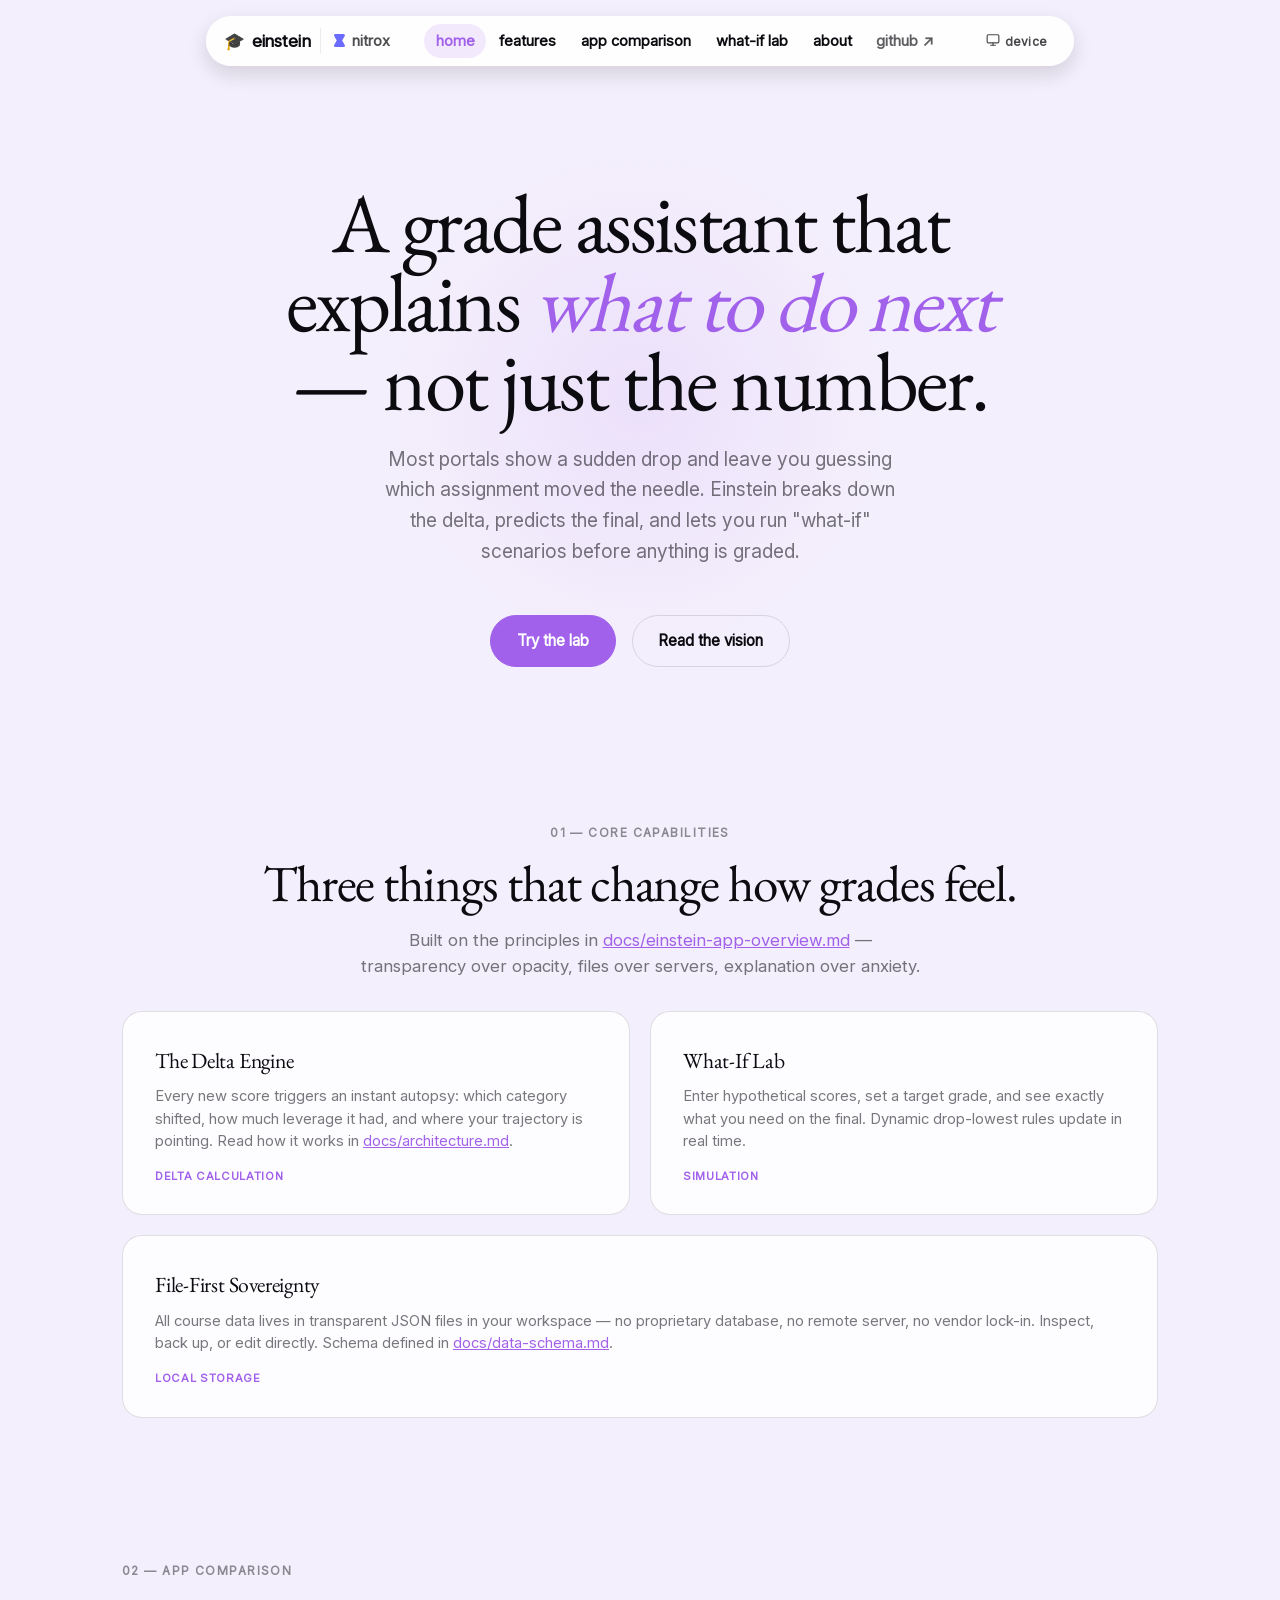
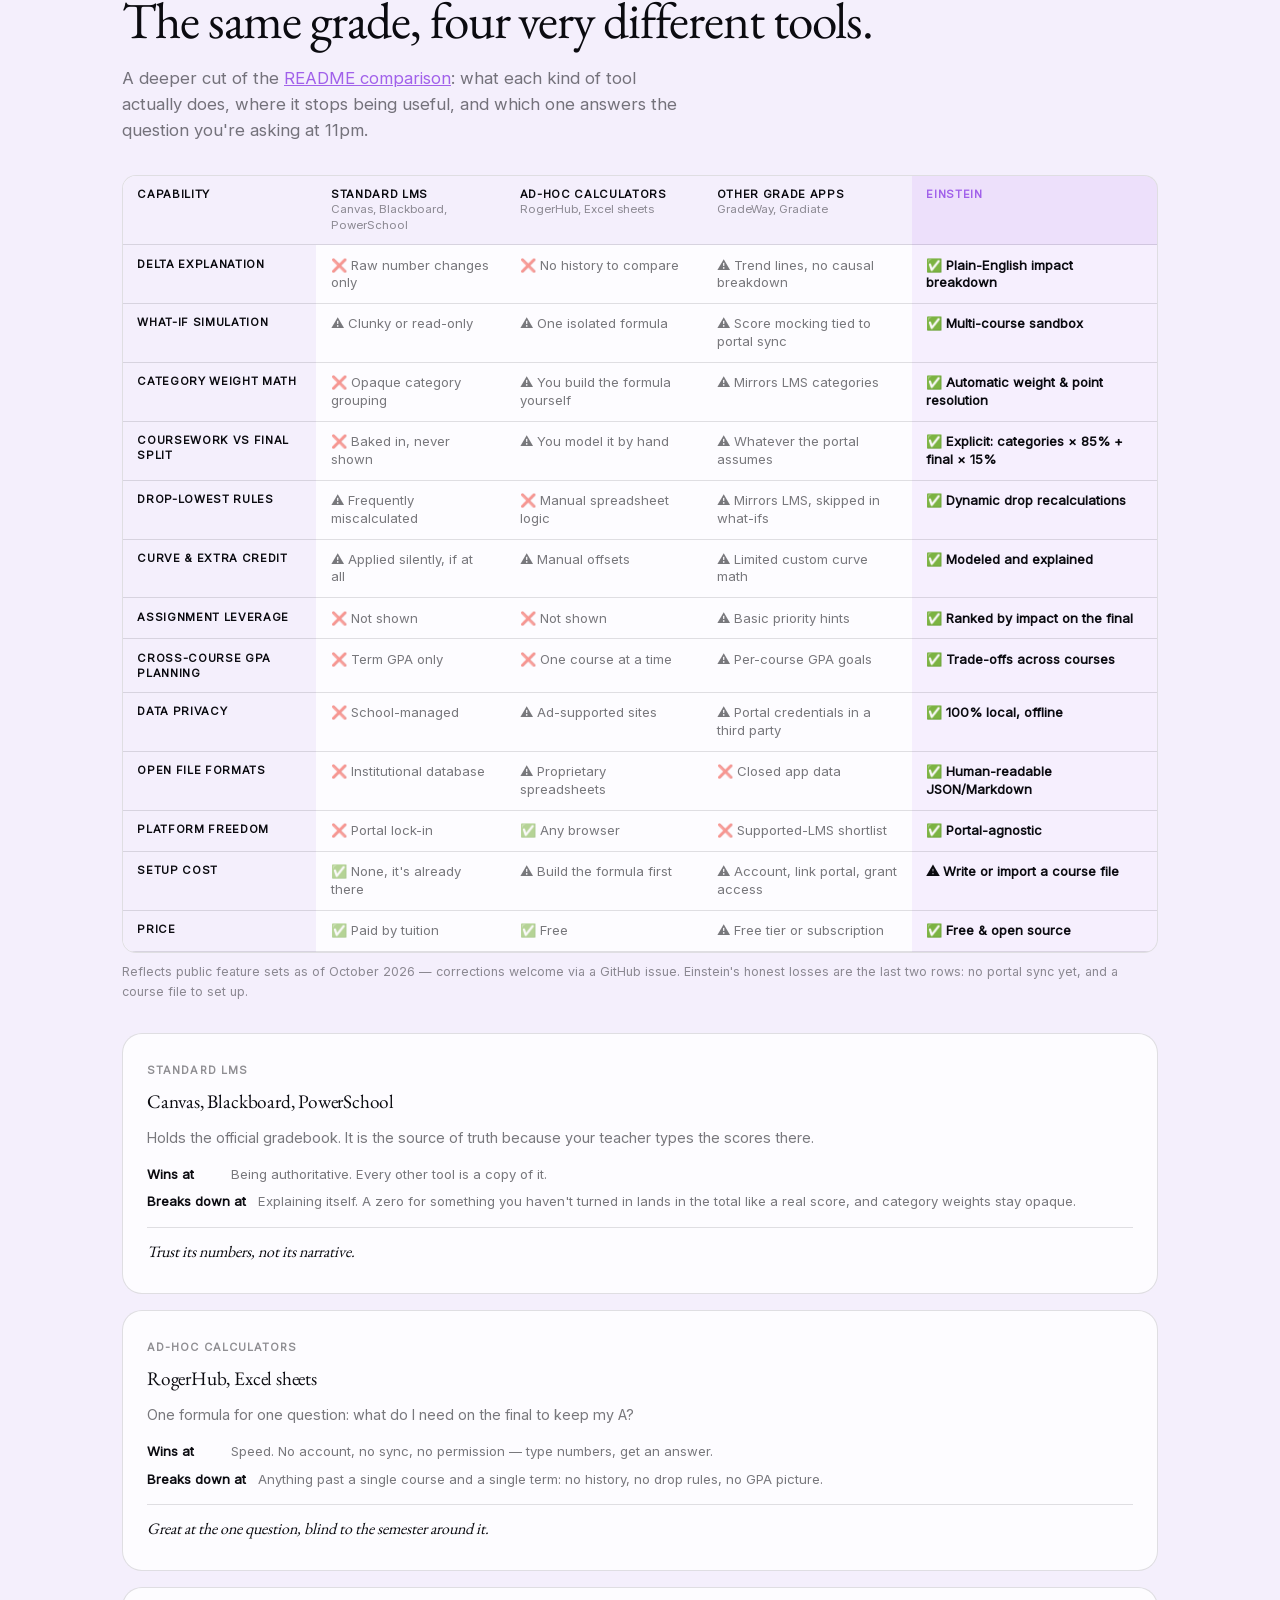
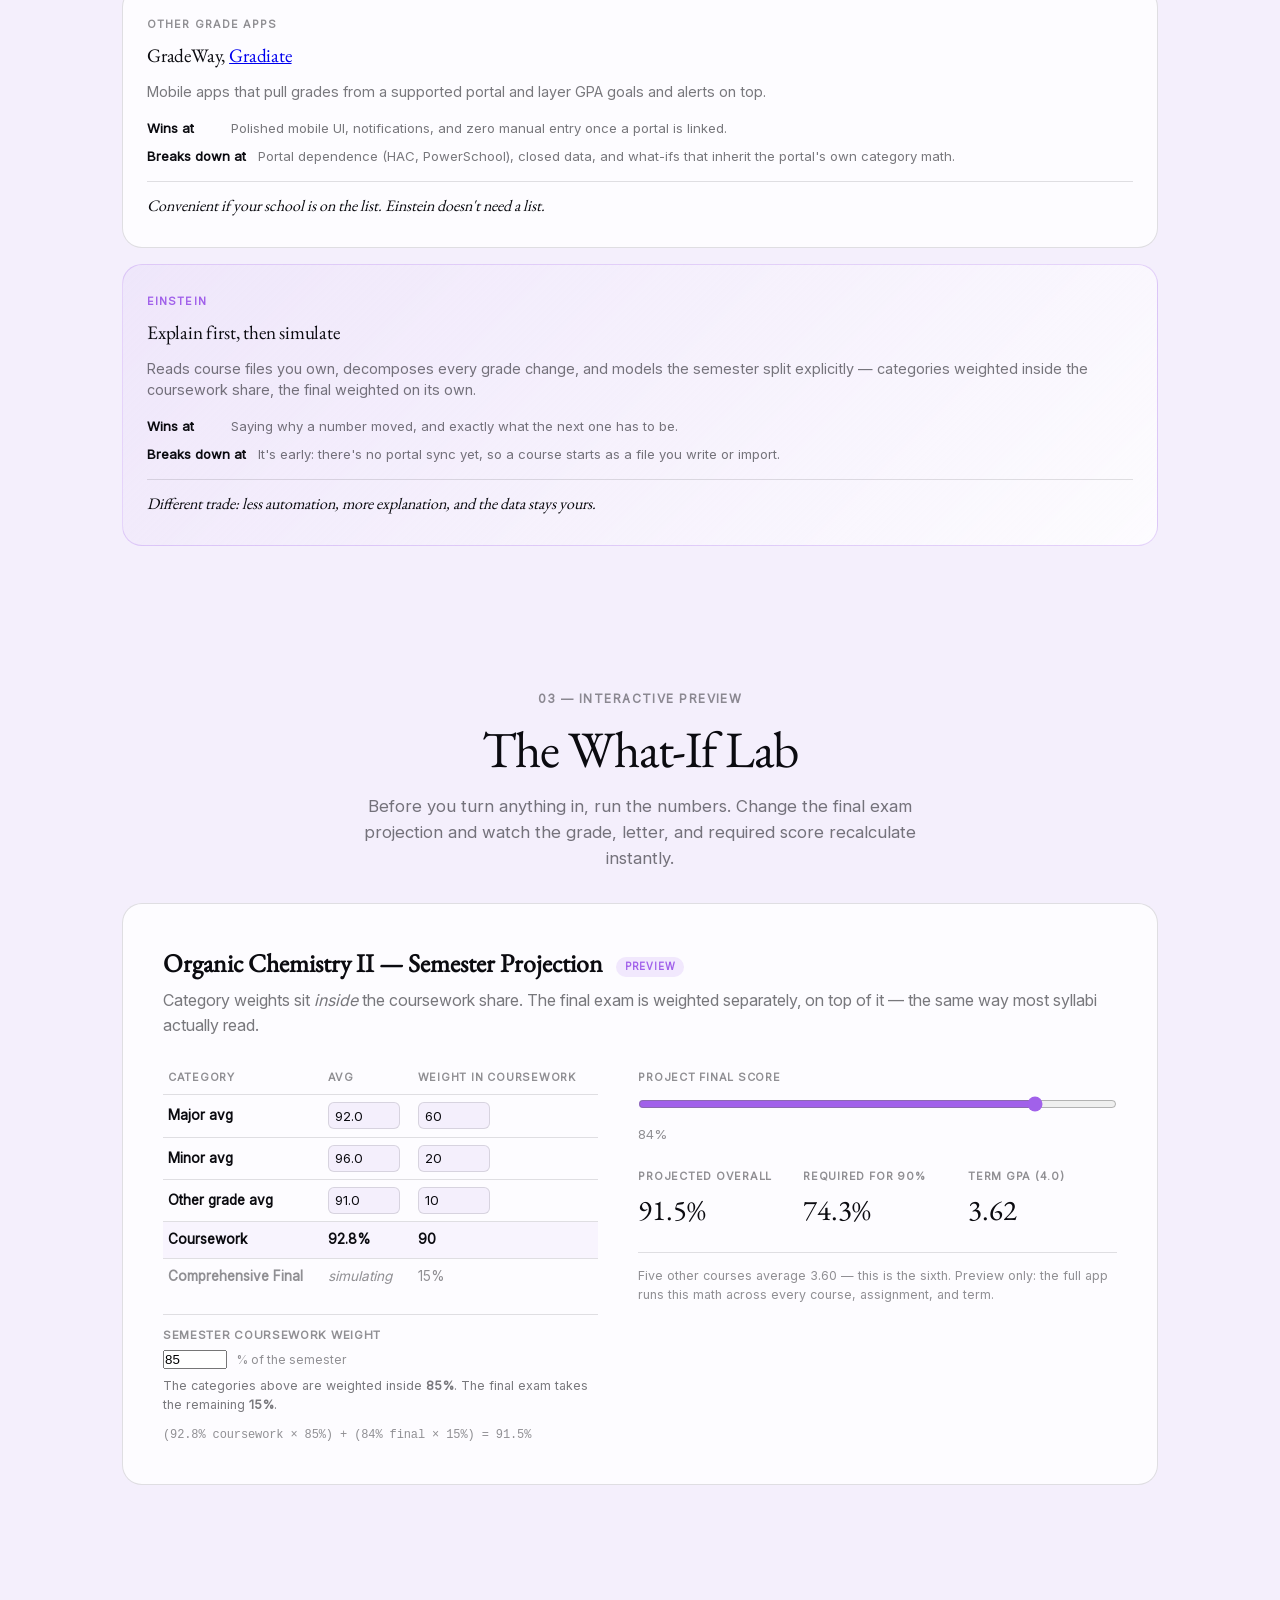
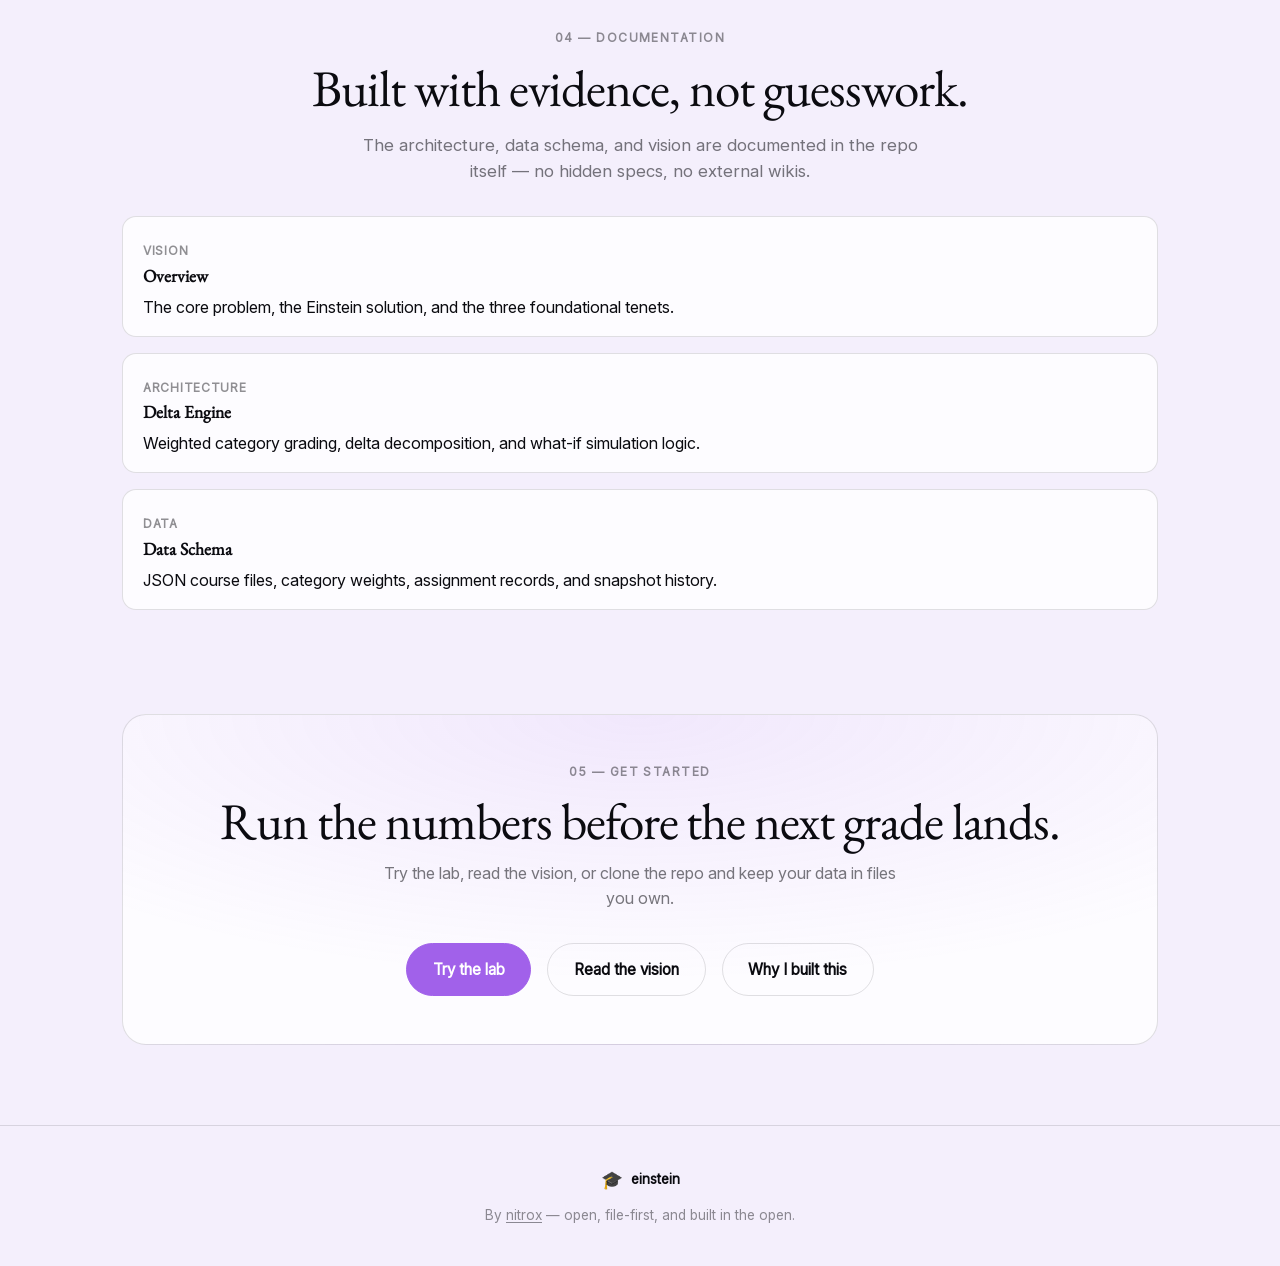
<file: index.html>
<!DOCTYPE html>
<html lang="en">
<head>
    <meta charset="UTF-8">
    <meta name="viewport" content="width=device-width, initial-scale=1.0">
    <title>einstein — a grade assistant that explains what changed</title>
    <meta name="description" content="Einstein is an independent grade assistant by Nitrox. It explains what changed instead of just showing a number, with a what-if lab for the assignment you haven't turned in yet.">

    <meta property="og:title" content="einstein — explains what changed">
    <meta property="og:description" content="A grade assistant with a delta engine and what-if lab. File-first. Works offline.">
    <meta property="og:type" content="website">
    <meta name="theme-color" content="#3232ff">

    <script src="./theme.js"></script>
    <link rel="stylesheet" href="./styles.css">
    <link rel="icon" type="image/svg+xml" href="./assets/graduation-cap-emoji.svg">
</head>
<body>

    <div id="nav-placeholder"></div>

    <main>
        <!-- ============ HERO ============ -->
        <section class="hero" aria-label="Einstein introduction">
            <div class="hero-glow" aria-hidden="true"></div>
            <div class="hero-inner">
            <h1>
                    A grade assistant that explains <em>what to do next</em> — not just the number.
                </h1>

                <p class="hero-lede">
                    Most portals show a sudden drop and leave you guessing which assignment moved the needle. Einstein breaks down the delta, predicts the final, and lets you run "what-if" scenarios before anything is graded.
                </p>

                <div class="hero-actions">
                    <a class="btn btn-solid" href="#what-if-lab">Try the lab</a>
                    <a class="btn btn-ghost" href="./docs/einstein-app-overview.md">Read the vision</a>
                </div>

            </div>
        </section>

        <!-- ============ FEATURES ============ -->
        <section class="section" id="features" aria-label="Core capabilities">
            <div>
                <p class="section-label">01 — core capabilities</p>
                <h2>Three things that change how grades feel.</h2>
                <p class="section-lede">
                    Built on the principles in <a href="./docs/einstein-app-overview.md" style="color:var(--accent);">docs/einstein-app-overview.md</a> — transparency over opacity, files over servers, explanation over anxiety.
                </p>

                <div class="bento-grid">
                    <article class="bento-card">
                        <h3>The Delta Engine</h3>
                        <p>Every new score triggers an instant autopsy: which category shifted, how much leverage it had, and where your trajectory is pointing. Read how it works in <a href="./docs/architecture.md" style="color:var(--accent);">docs/architecture.md</a>.</p>
                        <span class="card-tag">delta calculation</span>
                    </article>

                    <article class="bento-card">
                        <h3>What-If Lab</h3>
                        <p>Enter hypothetical scores, set a target grade, and see exactly what you need on the final. Dynamic drop-lowest rules update in real time.</p>
                        <span class="card-tag">simulation</span>
                    </article>

                    <article class="bento-card bento-wide">
                        <h3>File-First Sovereignty</h3>
                        <p>All course data lives in transparent JSON files in your workspace — no proprietary database, no remote server, no vendor lock-in. Inspect, back up, or edit directly. Schema defined in <a href="./docs/data-schema.md" style="color:var(--accent);">docs/data-schema.md</a>.</p>
                        <span class="card-tag">local storage</span>
                    </article>
                </div>
            </div>
        </section>

        <!-- ============ APP COMPARISON ============ -->
        <section class="section" id="app-comparison" aria-label="App comparison">
            <p class="section-label">02 — app comparison</p>
            <h2>The same grade, four very different tools.</h2>
            <p class="section-lede">
                A deeper cut of the <a href="https://github.com/nitroxhq/einstein#-feature-comparison" style="color:var(--accent);">README comparison</a>: what each kind of tool actually does, where it stops being useful, and which one answers the question you're asking at 11pm.
            </p>

                        <div class="comparison-scroll" tabindex="0" role="region" aria-label="Detailed capability comparison, scrolls sideways">
                <table class="deep-comparison">
                    <thead>
                        <tr>
                            <th scope="col">Capability</th>
                            <th scope="col">Standard LMS <span class="th-sub">Canvas, Blackboard, PowerSchool</span></th>
                            <th scope="col">Ad-hoc calculators <span class="th-sub">RogerHub, Excel sheets</span></th>
                            <th scope="col">Other grade apps <span class="th-sub">GradeWay, Gradiate</span></th>
                            <th scope="col" class="col-einstein">Einstein</th>
                        </tr>
                    </thead>
                    <tbody>
                        <tr>
                            <th scope="row">Delta explanation</th>
                            <td>❌ Raw number changes only</td>
                            <td>❌ No history to compare</td>
                            <td>⚠️ Trend lines, no causal breakdown</td>
                            <td class="col-einstein">✅ <strong>Plain-English impact breakdown</strong></td>
                        </tr>
                        <tr>
                            <th scope="row">What-if simulation</th>
                            <td>⚠️ Clunky or read-only</td>
                            <td>⚠️ One isolated formula</td>
                            <td>⚠️ Score mocking tied to portal sync</td>
                            <td class="col-einstein">✅ <strong>Multi-course sandbox</strong></td>
                        </tr>
                        <tr>
                            <th scope="row">Category weight math</th>
                            <td>❌ Opaque category grouping</td>
                            <td>⚠️ You build the formula yourself</td>
                            <td>⚠️ Mirrors LMS categories</td>
                            <td class="col-einstein">✅ <strong>Automatic weight &amp; point resolution</strong></td>
                        </tr>
                        <tr>
                            <th scope="row">Coursework vs final split</th>
                            <td>❌ Baked in, never shown</td>
                            <td>⚠️ You model it by hand</td>
                            <td>⚠️ Whatever the portal assumes</td>
                            <td class="col-einstein">✅ <strong>Explicit: categories × 85% + final × 15%</strong></td>
                        </tr>
                        <tr>
                            <th scope="row">Drop-lowest rules</th>
                            <td>⚠️ Frequently miscalculated</td>
                            <td>❌ Manual spreadsheet logic</td>
                            <td>⚠️ Mirrors LMS, skipped in what-ifs</td>
                            <td class="col-einstein">✅ <strong>Dynamic drop recalculations</strong></td>
                        </tr>
                        <tr>
                            <th scope="row">Curve &amp; extra credit</th>
                            <td>⚠️ Applied silently, if at all</td>
                            <td>⚠️ Manual offsets</td>
                            <td>⚠️ Limited custom curve math</td>
                            <td class="col-einstein">✅ <strong>Modeled and explained</strong></td>
                        </tr>
                        <tr>
                            <th scope="row">Assignment leverage</th>
                            <td>❌ Not shown</td>
                            <td>❌ Not shown</td>
                            <td>⚠️ Basic priority hints</td>
                            <td class="col-einstein">✅ <strong>Ranked by impact on the final</strong></td>
                        </tr>
                        <tr>
                            <th scope="row">Cross-course GPA planning</th>
                            <td>❌ Term GPA only</td>
                            <td>❌ One course at a time</td>
                            <td>⚠️ Per-course GPA goals</td>
                            <td class="col-einstein">✅ <strong>Trade-offs across courses</strong></td>
                        </tr>
                        <tr>
                            <th scope="row">Data privacy</th>
                            <td>❌ School-managed</td>
                            <td>⚠️ Ad-supported sites</td>
                            <td>⚠️ Portal credentials in a third party</td>
                            <td class="col-einstein">✅ <strong>100% local, offline</strong></td>
                        </tr>
                        <tr>
                            <th scope="row">Open file formats</th>
                            <td>❌ Institutional database</td>
                            <td>⚠️ Proprietary spreadsheets</td>
                            <td>❌ Closed app data</td>
                            <td class="col-einstein">✅ <strong>Human-readable JSON/Markdown</strong></td>
                        </tr>
                        <tr>
                            <th scope="row">Platform freedom</th>
                            <td>❌ Portal lock-in</td>
                            <td>✅ Any browser</td>
                            <td>❌ Supported-LMS shortlist</td>
                            <td class="col-einstein">✅ <strong>Portal-agnostic</strong></td>
                        </tr>
                        <tr>
                            <th scope="row">Setup cost</th>
                            <td>✅ None, it's already there</td>
                            <td>⚠️ Build the formula first</td>
                            <td>⚠️ Account, link portal, grant access</td>
                            <td class="col-einstein">⚠️ <strong>Write or import a course file</strong></td>
                        </tr>
                        <tr>
                            <th scope="row">Price</th>
                            <td>✅ Paid by tuition</td>
                            <td>✅ Free</td>
                            <td>⚠️ Free tier or subscription</td>
                            <td class="col-einstein">✅ <strong>Free &amp; open source</strong></td>
                        </tr>
                    </tbody>
                </table>
            </div>
            <p class="comparison-note">
                Reflects public feature sets as of October 2026 — corrections welcome via a GitHub issue. Einstein's honest losses are the last two rows: no portal sync yet, and a course file to set up.
            </p>

            <div class="app-grid">
                <article class="app-card">
                    <p class="app-kicker">standard lms</p>
                    <h3>Canvas, Blackboard, PowerSchool</h3>
                    <p class="app-what">Holds the official gradebook. It is the source of truth because your teacher types the scores there.</p>
                    <dl class="app-facts">
                        <div><dt>Wins at</dt><dd>Being authoritative. Every other tool is a copy of it.</dd></div>
                        <div><dt>Breaks down at</dt><dd>Explaining itself. A zero for something you haven't turned in lands in the total like a real score, and category weights stay opaque.</dd></div>
                    </dl>
                    <p class="app-verdict">Trust its numbers, not its narrative.</p>
                </article>

                <article class="app-card">
                    <p class="app-kicker">ad-hoc calculators</p>
                    <h3>RogerHub, Excel sheets</h3>
                    <p class="app-what">One formula for one question: what do I need on the final to keep my A?</p>
                    <dl class="app-facts">
                        <div><dt>Wins at</dt><dd>Speed. No account, no sync, no permission — type numbers, get an answer.</dd></div>
                        <div><dt>Breaks down at</dt><dd>Anything past a single course and a single term: no history, no drop rules, no GPA picture.</dd></div>
                    </dl>
                    <p class="app-verdict">Great at the one question, blind to the semester around it.</p>
                </article>

                <article class="app-card">
                    <p class="app-kicker">other grade apps</p>
                    <h3>GradeWay, <a href="https://gradiate.app/" target="_blank" rel="noopener">Gradiate</a></h3>
                    <p class="app-what">Mobile apps that pull grades from a supported portal and layer GPA goals and alerts on top.</p>
                    <dl class="app-facts">
                        <div><dt>Wins at</dt><dd>Polished mobile UI, notifications, and zero manual entry once a portal is linked.</dd></div>
                        <div><dt>Breaks down at</dt><dd>Portal dependence (HAC, PowerSchool), closed data, and what-ifs that inherit the portal's own category math.</dd></div>
                    </dl>
                    <p class="app-verdict">Convenient if your school is on the list. Einstein doesn't need a list.</p>
                </article>

                <article class="app-card app-card-einstein">
                    <p class="app-kicker">einstein</p>
                    <h3>Explain first, then simulate</h3>
                    <p class="app-what">Reads course files you own, decomposes every grade change, and models the semester split explicitly — categories weighted inside the coursework share, the final weighted on its own.</p>
                    <dl class="app-facts">
                        <div><dt>Wins at</dt><dd>Saying why a number moved, and exactly what the next one has to be.</dd></div>
                        <div><dt>Breaks down at</dt><dd>It's early: there's no portal sync yet, so a course starts as a file you write or import.</dd></div>
                    </dl>
                    <p class="app-verdict">Different trade: less automation, more explanation, and the data stays yours.</p>
                </article>
            </div>

        </section>

        <!-- ============ WHAT-IF LAB TEASER ============ -->
        <section class="section" id="what-if-lab" aria-label="Interactive what-if lab teaser">
            <div>
                <p class="section-label">03 — interactive preview</p>
                <h2>The What-If Lab</h2>
                <p class="section-lede">
                    Before you turn anything in, run the numbers. Change the final exam projection and watch the grade, letter, and required score recalculate instantly.
                </p>

                <div class="lab-preview">
                    <h3>Organic Chemistry II — Semester Projection <span class="lab-badge">preview</span></h3>
                    <p>Category weights sit <em>inside</em> the coursework share. The final exam is weighted separately, on top of it — the same way most syllabi actually read.</p>

                    <div class="lab-grid">
                        <div class="lab-table-wrap">
                            <table class="lab-table">
                                <thead>
                                    <tr>
                                        <th>Category</th>
                                        <th>Avg</th>
                                        <th>Weight in coursework</th>
                                    </tr>
                                </thead>
                                <tbody>
                                    <tr>
                                        <td class="cat-name">Major avg</td>
                                        <td><input type="text" id="labMajorAvg" value="92.0" aria-label="Major average score"></td>
                                        <td><input type="text" id="labMajorWeight" value="60" aria-label="Major weight within coursework"></td>
                                    </tr>
                                    <tr>
                                        <td class="cat-name">Minor avg</td>
                                        <td><input type="text" id="labMinorAvg" value="96.0" aria-label="Minor average score"></td>
                                        <td><input type="text" id="labMinorWeight" value="20" aria-label="Minor weight within coursework"></td>
                                    </tr>
                                    <tr>
                                        <td class="cat-name">Other grade avg</td>
                                        <td><input type="text" id="labOtherAvg" value="91.0" aria-label="Other grade average score"></td>
                                        <td><input type="text" id="labOtherWeight" value="10" aria-label="Other grade weight within coursework"></td>
                                    </tr>
                                    <tr class="lab-subtotal">
                                        <td class="cat-name">Coursework</td>
                                        <td id="labCourseworkAvg">--</td>
                                        <td id="labCourseworkTotal">90</td>
                                    </tr>
                                    <tr>
                                        <td class="cat-name">Comprehensive Final</td>
                                        <td><em>simulating</em></td>
                                        <td id="labFinalWeightCell">15%</td>
                                    </tr>
                                </tbody>
                            </table>

                            <div class="lab-split">
                                <label for="labCourseworkWeight">Semester coursework weight</label>
                                <div class="lab-split-row">
                                    <input type="text" id="labCourseworkWeight" value="85" aria-describedby="labSplitHelp" aria-label="Semester coursework weight percent">
                                    <span class="lab-split-unit">% of the semester</span>
                                </div>
                                <p class="lab-split-help" id="labSplitHelp">
                                    The categories above are weighted inside <strong id="labCourseworkShare">85%</strong>. The final exam takes the remaining <strong id="labFinalShare">15%</strong>.
                                </p>
                            </div>
                            <p class="lab-math" id="labMathNote">--</p>
                        </div>

                        <div class="lab-sim">
                            <div>
                                <label for="simPreviewSlider">Project final score</label>
                                <input type="range" id="simPreviewSlider" min="0" max="100" value="84" step="1" aria-label="Projected final exam score slider">
                                <div class="sim-slider-value"><span id="simPreviewValue">84</span>%</div>
                            </div>

                            <div class="sim-outputs">
                                <div>
                                    <label>Projected overall</label>
                                    <div class="sim-output" id="simPreviewOverall">--</div>
                                </div>
                                <div>
                                    <label>Required for 90%</label>
                                    <div class="sim-output" id="simPreviewRequired">--</div>
                                </div>
                                <div>
                                    <label>Term GPA (4.0)</label>
                                    <div class="sim-output" id="simPreviewGpa">--</div>
                                </div>
                            </div>

                            <p class="lab-footnote">Five other courses average 3.60 — this is the sixth. Preview only: the full app runs this math across every course, assignment, and term.</p>
                        </div>
                    </div>
                </div>

            </div>
        </section>

        <!-- ============ DOCS REFERENCE ============ -->
        <section class="section" aria-label="Documentation reference">
            <div>
                <p class="section-label">04 — documentation</p>
                <h2>Built with evidence, not guesswork.</h2>
                <p class="section-lede">
                    The architecture, data schema, and vision are documented in the repo itself — no hidden specs, no external wikis.
                </p>

                <div class="docs-ref">
                    <a href="./docs/einstein-app-overview.md" class="doc-card">
                        <span>vision</span>
                        <h4>Overview</h4>
                        <p>The core problem, the Einstein solution, and the three foundational tenets.</p>
                    </a>
                    <a href="./docs/architecture.md" class="doc-card">
                        <span>architecture</span>
                        <h4>Delta Engine</h4>
                        <p>Weighted category grading, delta decomposition, and what-if simulation logic.</p>
                    </a>
                    <a href="./docs/data-schema.md" class="doc-card">
                        <span>data</span>
                        <h4>Data Schema</h4>
                        <p>JSON course files, category weights, assignment records, and snapshot history.</p>
                    </a>
                </div>
            </div>
        </section>

        <!-- ============ CLOSING CTA ============ -->
        <section class="section cta-section" aria-label="Get started">
            <div class="cta-card">
                <p class="section-label">05 — get started</p>
                <h2>Run the numbers before the next grade lands.</h2>
                <p class="cta-lede">Try the lab, read the vision, or clone the repo and keep your data in files you own.</p>
                <div class="hero-actions">
                    <a class="btn btn-solid" href="#what-if-lab">Try the lab</a>
                    <a class="btn btn-ghost" href="./docs/einstein-app-overview.md">Read the vision</a>
                    <a class="btn btn-ghost" href="./about.html">Why I built this</a>
                </div>
            </div>
        </section>
    </main>

    <footer class="site-footer" aria-label="Site footer">
        <div class="footer-brand">
            <span aria-label="Einstein logo" style="font-size:1.1rem;">🎓</span> einstein
        </div>
        <p>By <a href="https://nitroxhq.github.io/" style="color:inherit; text-decoration:underline; text-underline-offset:0.15em;">nitrox</a> — open, file-first, and built in the open.</p>
    </footer>

    <script src="./script.js"></script>
</body>
</html>
</file>
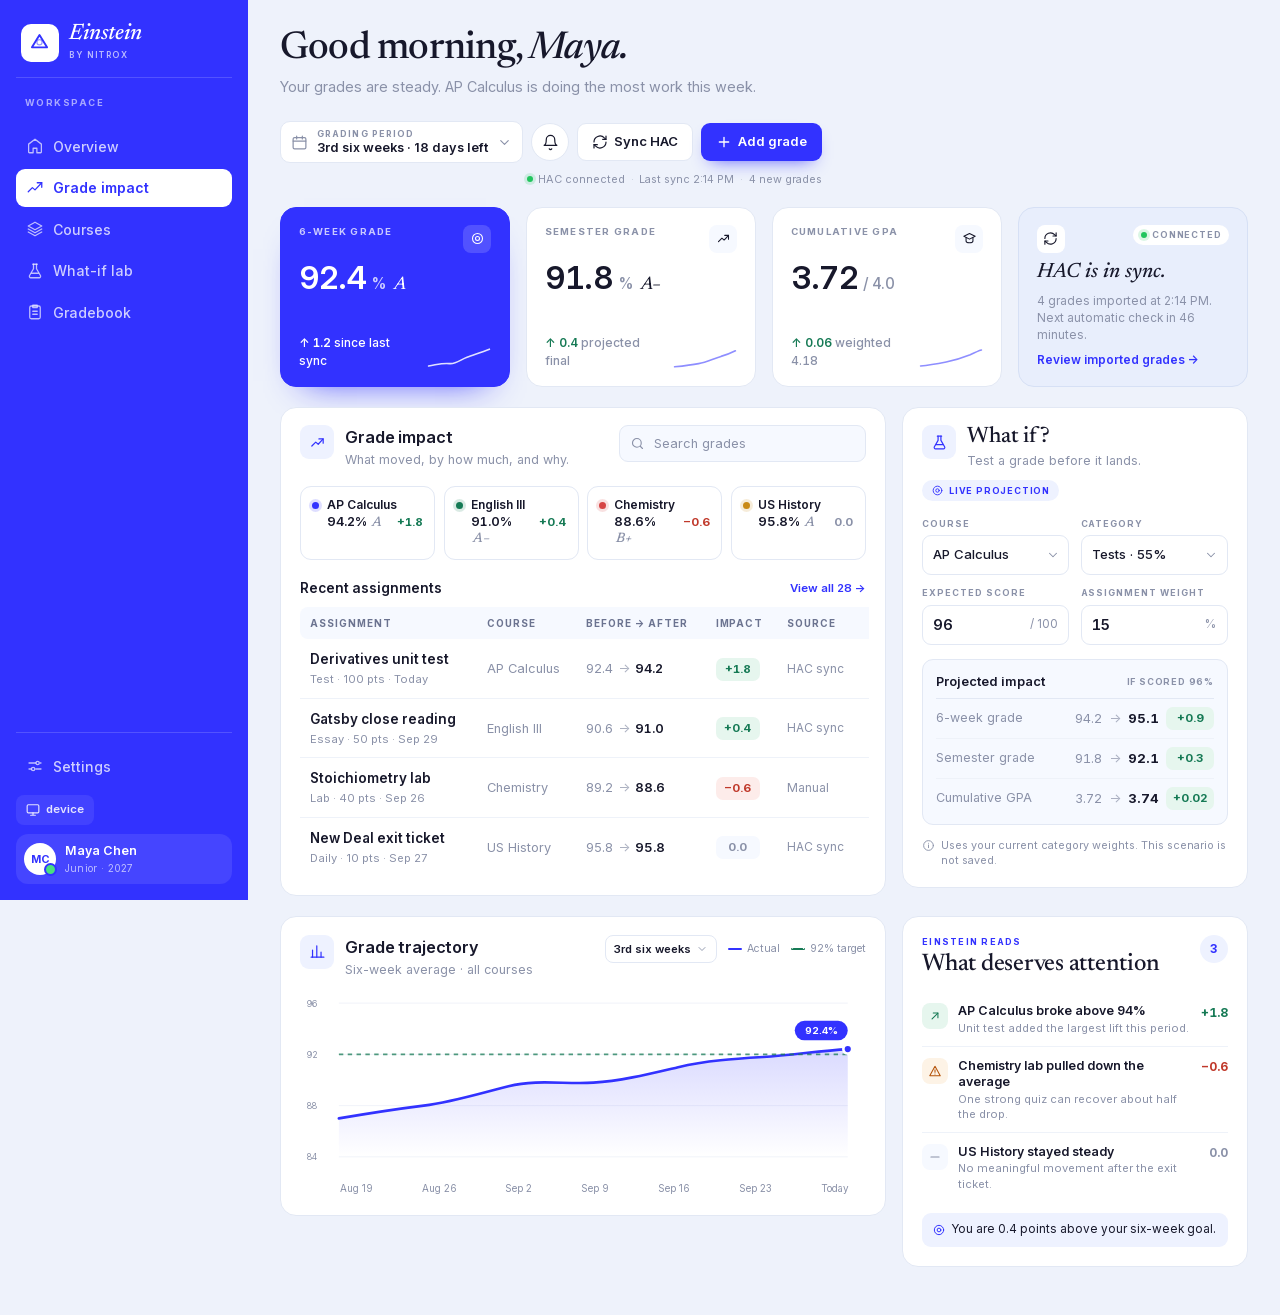
<file: app/index.html>
<!DOCTYPE html>
<html lang="en">
<head>
    <meta charset="UTF-8">
    <meta name="viewport" content="width=device-width, initial-scale=1.0">
    <title>Grade impact — Einstein</title>
    <meta name="description" content="Einstein workspace: what moved in your grades, by how much, and why — plus a what-if projection for grades that haven't landed yet.">
    <meta name="theme-color" content="#3232ff">

    <script src="../theme.js"></script>
    <link rel="stylesheet" href="./app.css">
    <link rel="icon" type="image/svg+xml" href="../assets/favicon.svg">
</head>
<body class="app-body">

    <div class="app-shell">
        <div id="app-nav" class="app-nav-slot"></div>

        <main class="app-main">

            <!-- ============ TOP BAR ============ -->
            <header class="app-topbar">
                <div class="app-greeting">
                    <h1>Good afternoon, <em>Maya.</em></h1>
                    <p class="app-sub">Your grades are steady. AP Calculus is doing the most work this week.</p>
                </div>

                <div class="app-topbar-right">
                    <div class="app-controls">
                        <button class="period-pill" type="button" id="periodBtn">
                            <svg class="period-pill-icon" viewBox="0 0 24 24" fill="none" stroke="currentColor" stroke-width="1.7" stroke-linecap="round" stroke-linejoin="round" aria-hidden="true"><rect x="3" y="5" width="18" height="16" rx="2"/><path d="M8 3v4M16 3v4M3 10h18"/></svg>
                            <span class="period-pill-text">
                                <span class="period-label">Grading period</span>
                                <span class="period-value">3rd six weeks · 18 days left</span>
                            </span>
                            <svg class="period-pill-chevron" viewBox="0 0 24 24" fill="none" stroke="currentColor" stroke-width="1.8" stroke-linecap="round" stroke-linejoin="round" aria-hidden="true"><path d="m6 9 6 6 6-6"/></svg>
                        </button>

                        <button class="app-icon-btn" type="button" id="bellBtn" aria-label="Notifications">
                            <svg viewBox="0 0 24 24" fill="none" stroke="currentColor" stroke-width="1.7" stroke-linecap="round" stroke-linejoin="round" aria-hidden="true"><path d="M18 8a6 6 0 0 0-12 0c0 7-3 8-3 8h18s-3-1-3-8"/><path d="M13.7 21a2 2 0 0 1-3.4 0"/></svg>
                        </button>

                        <button class="app-btn app-btn--outline" type="button" id="syncBtn">
                            <svg viewBox="0 0 24 24" fill="none" stroke="currentColor" stroke-width="1.8" stroke-linecap="round" stroke-linejoin="round" aria-hidden="true"><path d="M21 12a9 9 0 0 1-15.5 6.2L3 16"/><path d="M3 12a9 9 0 0 1 15.5-6.2L21 8"/><path d="M21 3v5h-5M3 21v-5h5"/></svg>
                            Sync HAC
                        </button>

                        <button class="app-btn app-btn--primary" type="button" id="addGradeBtn">
                            <svg viewBox="0 0 24 24" fill="none" stroke="currentColor" stroke-width="2" stroke-linecap="round" aria-hidden="true"><path d="M12 5v14M5 12h14"/></svg>
                            Add grade
                        </button>
                    </div>

                    <p class="app-status">
                        <span class="app-status-dot" aria-hidden="true"></span>
                        HAC connected
                        <span class="app-status-sep" aria-hidden="true">·</span>
                        Last sync 2:14 PM
                        <span class="app-status-sep" aria-hidden="true">·</span>
                        4 new grades
                    </p>
                </div>
            </header>

            <!-- ============ STANDING CARDS ============ -->
            <section class="stat-row" aria-label="Current standing">

                <article class="stat-card stat-card--blue">
                    <div class="stat-top">
                        <span class="stat-label">6-week grade</span>
                        <span class="stat-icon" aria-hidden="true">
                            <svg viewBox="0 0 24 24" fill="none" stroke="currentColor" stroke-width="1.7" stroke-linecap="round" stroke-linejoin="round"><circle cx="12" cy="12" r="8"/><circle cx="12" cy="12" r="3.2"/></svg>
                        </span>
                    </div>
                    <div class="stat-value">92.4<span class="stat-unit">%</span> <span class="stat-letter">A</span></div>
                    <div class="stat-foot">
                        <span class="stat-delta tone-pos">↑ 1.2 <span class="stat-delta-note">since last sync</span></span>
                        <svg class="stat-spark" viewBox="0 0 80 30" preserveAspectRatio="none" aria-hidden="true"><path d="M2 25C14 23 20 21 28 22C36 23 42 17 50 14C58 11 68 8 78 4" fill="none" stroke="currentColor" stroke-width="2" stroke-linecap="round"/></svg>
                    </div>
                </article>

                <article class="stat-card">
                    <div class="stat-top">
                        <span class="stat-label">Semester grade</span>
                        <span class="stat-icon" aria-hidden="true">
                            <svg viewBox="0 0 24 24" fill="none" stroke="currentColor" stroke-width="1.7" stroke-linecap="round" stroke-linejoin="round"><path d="M4 17l5.5-5.5 3.5 3L20 7"/><path d="M14 7h6v6"/></svg>
                        </span>
                    </div>
                    <div class="stat-value">91.8<span class="stat-unit">%</span> <span class="stat-letter">A−</span></div>
                    <div class="stat-foot">
                        <span class="stat-delta tone-pos">↑ 0.4 <span class="stat-delta-note">projected final</span></span>
                        <svg class="stat-spark" viewBox="0 0 80 30" preserveAspectRatio="none" aria-hidden="true"><path d="M2 26C12 25 22 24 32 22C42 20 50 16 60 13C68 11 74 8 78 6" fill="none" stroke="currentColor" stroke-width="2" stroke-linecap="round"/></svg>
                    </div>
                </article>

                <article class="stat-card">
                    <div class="stat-top">
                        <span class="stat-label">Cumulative GPA</span>
                        <span class="stat-icon" aria-hidden="true">
                            <svg viewBox="0 0 24 24" fill="none" stroke="currentColor" stroke-width="1.7" stroke-linecap="round" stroke-linejoin="round"><path d="m12 4 9 4.5-9 4.5-9-4.5L12 4Z"/><path d="M6.5 10.6V16c0 1.4 2.5 2.8 5.5 2.8s5.5-1.4 5.5-2.8v-5.4"/></svg>
                        </span>
                    </div>
                    <div class="stat-value">3.72 <span class="stat-unit">/ 4.0</span></div>
                    <div class="stat-foot">
                        <span class="stat-delta tone-pos">↑ 0.06 <span class="stat-delta-note">weighted 4.18</span></span>
                        <svg class="stat-spark" viewBox="0 0 80 30" preserveAspectRatio="none" aria-hidden="true"><path d="M2 25C14 24 24 22 34 20C44 18 54 15 64 11C70 8 74 6 78 5" fill="none" stroke="currentColor" stroke-width="2" stroke-linecap="round"/></svg>
                    </div>
                </article>

                <article class="stat-card stat-card--sync">
                    <div class="stat-top">
                        <span class="sync-icon" aria-hidden="true">
                            <svg viewBox="0 0 24 24" fill="none" stroke="currentColor" stroke-width="1.8" stroke-linecap="round" stroke-linejoin="round"><path d="M21 12a9 9 0 0 1-15.5 6.2L3 16"/><path d="M3 12a9 9 0 0 1 15.5-6.2L21 8"/><path d="M21 3v5h-5M3 21v-5h5"/></svg>
                        </span>
                        <span class="sync-pill"><span class="app-status-dot" aria-hidden="true"></span> Connected</span>
                    </div>
                    <p class="sync-title">HAC is in sync.</p>
                    <p class="sync-copy">4 grades imported at 2:14 PM. Next automatic check in 46 minutes.</p>
                    <a class="sync-link" href="#" data-placeholder="Imported grades">Review imported grades <span aria-hidden="true">→</span></a>
                </article>

            </section>

            <!-- ============ IMPACT + WHAT-IF ============ -->
            <div class="app-grid">

                <section class="app-card grade-impact" aria-labelledby="impactTitle">
                    <div class="card-head">
                        <div class="card-head-main">
                            <span class="card-icon" aria-hidden="true">
                                <svg viewBox="0 0 24 24" fill="none" stroke="currentColor" stroke-width="1.7" stroke-linecap="round" stroke-linejoin="round"><path d="M4 17l5.5-5.5 3.5 3L20 7"/><path d="M14 7h6v6"/></svg>
                            </span>
                            <div>
                                <h2 class="card-title" id="impactTitle">Grade impact</h2>
                                <p class="card-sub">What moved, by how much, and why.</p>
                            </div>
                        </div>
                        <label class="search-field">
                            <svg viewBox="0 0 24 24" fill="none" stroke="currentColor" stroke-width="1.8" stroke-linecap="round" stroke-linejoin="round" aria-hidden="true"><circle cx="11" cy="11" r="7"/><path d="m20 20-3.6-3.6"/></svg>
                            <input type="search" id="impactSearch" placeholder="Search grades" aria-label="Search grades">
                        </label>
                    </div>

                    <div class="course-pills" role="group" aria-label="Filter by course">
                        <button class="course-pill" type="button" data-course="calculus" style="--pill-color:#3232ff">
                            <span class="pill-dot" aria-hidden="true"></span>
                            <span class="pill-body">
                                <span class="pill-name">AP Calculus</span>
                                <span class="pill-score-row">
                                    <span class="pill-score">94.2% <em>A</em></span>
                                    <span class="pill-delta tone-pos">+1.8</span>
                                </span>
                            </span>
                        </button>
                        <button class="course-pill" type="button" data-course="english" style="--pill-color:#167a55">
                            <span class="pill-dot" aria-hidden="true"></span>
                            <span class="pill-body">
                                <span class="pill-name">English III</span>
                                <span class="pill-score-row">
                                    <span class="pill-score">91.0% <em>A−</em></span>
                                    <span class="pill-delta tone-pos">+0.4</span>
                                </span>
                            </span>
                        </button>
                        <button class="course-pill" type="button" data-course="chemistry" style="--pill-color:#d64545">
                            <span class="pill-dot" aria-hidden="true"></span>
                            <span class="pill-body">
                                <span class="pill-name">Chemistry</span>
                                <span class="pill-score-row">
                                    <span class="pill-score">88.6% <em>B+</em></span>
                                    <span class="pill-delta tone-neg">−0.6</span>
                                </span>
                            </span>
                        </button>
                        <button class="course-pill" type="button" data-course="history" style="--pill-color:#c98a16">
                            <span class="pill-dot" aria-hidden="true"></span>
                            <span class="pill-body">
                                <span class="pill-name">US History</span>
                                <span class="pill-score-row">
                                    <span class="pill-score">95.8% <em>A</em></span>
                                    <span class="pill-delta tone-zero">0.0</span>
                                </span>
                            </span>
                        </button>
                    </div>

                    <div class="table-head">
                        <h3 class="table-title">Recent assignments</h3>
                        <a class="table-link" href="#" data-placeholder="All assignments">View all 28 <span aria-hidden="true">→</span></a>
                    </div>

                    <div class="table-scroll">
                        <table class="impact-table">
                            <thead>
                                <tr>
                                    <th scope="col">Assignment</th>
                                    <th scope="col">Course</th>
                                    <th scope="col">Before <span aria-hidden="true">→</span> After</th>
                                    <th scope="col">Impact</th>
                                    <th scope="col">Source</th>
                                    <th scope="col"><span class="visually-hidden">Edit</span></th>
                                </tr>
                            </thead>
                            <tbody id="impactRows">
                                <tr data-course="calculus">
                                    <td>
                                        <span class="assign-name">Derivatives unit test</span>
                                        <span class="assign-meta">Test · 100 pts · Today</span>
                                    </td>
                                    <td class="assign-course">AP Calculus</td>
                                    <td class="assign-move"><span class="move-before">92.4</span> <span class="move-arrow" aria-hidden="true">→</span> <span class="move-after">94.2</span></td>
                                    <td><span class="chip tone-pos">+1.8</span></td>
                                    <td class="assign-source">HAC sync</td>
                                    <td><button class="row-edit" type="button" aria-label="Edit Derivatives unit test" data-placeholder="Edit grade">
                                        <svg viewBox="0 0 24 24" fill="none" stroke="currentColor" stroke-width="1.7" stroke-linecap="round" stroke-linejoin="round"><path d="M4 20h4L19 9a2.1 2.1 0 0 0-3-3L5 17v3Z"/><path d="m14.5 6.5 3 3"/></svg>
                                    </button></td>
                                </tr>
                                <tr data-course="english">
                                    <td>
                                        <span class="assign-name">Gatsby close reading</span>
                                        <span class="assign-meta">Essay · 50 pts · Sep 29</span>
                                    </td>
                                    <td class="assign-course">English III</td>
                                    <td class="assign-move"><span class="move-before">90.6</span> <span class="move-arrow" aria-hidden="true">→</span> <span class="move-after">91.0</span></td>
                                    <td><span class="chip tone-pos">+0.4</span></td>
                                    <td class="assign-source">HAC sync</td>
                                    <td><button class="row-edit" type="button" aria-label="Edit Gatsby close reading" data-placeholder="Edit grade">
                                        <svg viewBox="0 0 24 24" fill="none" stroke="currentColor" stroke-width="1.7" stroke-linecap="round" stroke-linejoin="round"><path d="M4 20h4L19 9a2.1 2.1 0 0 0-3-3L5 17v3Z"/><path d="m14.5 6.5 3 3"/></svg>
                                    </button></td>
                                </tr>
                                <tr data-course="chemistry">
                                    <td>
                                        <span class="assign-name">Stoichiometry lab</span>
                                        <span class="assign-meta">Lab · 40 pts · Sep 26</span>
                                    </td>
                                    <td class="assign-course">Chemistry</td>
                                    <td class="assign-move"><span class="move-before">89.2</span> <span class="move-arrow" aria-hidden="true">→</span> <span class="move-after">88.6</span></td>
                                    <td><span class="chip tone-neg">−0.6</span></td>
                                    <td class="assign-source">Manual</td>
                                    <td><button class="row-edit" type="button" aria-label="Edit Stoichiometry lab" data-placeholder="Edit grade">
                                        <svg viewBox="0 0 24 24" fill="none" stroke="currentColor" stroke-width="1.7" stroke-linecap="round" stroke-linejoin="round"><path d="M4 20h4L19 9a2.1 2.1 0 0 0-3-3L5 17v3Z"/><path d="m14.5 6.5 3 3"/></svg>
                                    </button></td>
                                </tr>
                                <tr data-course="history">
                                    <td>
                                        <span class="assign-name">New Deal exit ticket</span>
                                        <span class="assign-meta">Daily · 10 pts · Sep 27</span>
                                    </td>
                                    <td class="assign-course">US History</td>
                                    <td class="assign-move"><span class="move-before">95.8</span> <span class="move-arrow" aria-hidden="true">→</span> <span class="move-after">95.8</span></td>
                                    <td><span class="chip tone-zero">0.0</span></td>
                                    <td class="assign-source">HAC sync</td>
                                    <td><button class="row-edit" type="button" aria-label="Edit New Deal exit ticket" data-placeholder="Edit grade">
                                        <svg viewBox="0 0 24 24" fill="none" stroke="currentColor" stroke-width="1.7" stroke-linecap="round" stroke-linejoin="round"><path d="M4 20h4L19 9a2.1 2.1 0 0 0-3-3L5 17v3Z"/><path d="m14.5 6.5 3 3"/></svg>
                                    </button></td>
                                </tr>
                            </tbody>
                        </table>
                    </div>

                    <p class="table-empty" id="impactEmpty" hidden>No assignments match that search.</p>
                </section>

                <section class="app-card what-if" aria-labelledby="whatIfTitle">
                    <div class="card-head card-head--stack">
                        <div class="card-head-main">
                            <span class="card-icon" aria-hidden="true">
                                <svg viewBox="0 0 24 24" fill="none" stroke="currentColor" stroke-width="1.7" stroke-linecap="round" stroke-linejoin="round"><path d="M9 3h6"/><path d="M10 3v6l-5.4 9.4A2 2 0 0 0 6.3 21h11.4a2 2 0 0 0 1.7-2.6L14 9V3"/><path d="M7.5 15h9"/></svg>
                            </span>
                            <div>
                                <h2 class="card-title card-title--serif" id="whatIfTitle">What if?</h2>
                                <p class="card-sub">Test a grade before it lands.</p>
                            </div>
                        </div>
                        <span class="live-pill">
                            <svg viewBox="0 0 24 24" fill="none" stroke="currentColor" stroke-width="1.7" stroke-linecap="round" stroke-linejoin="round" aria-hidden="true"><circle cx="12" cy="12" r="8"/><circle cx="12" cy="12" r="3.2"/></svg>
                            Live projection
                        </span>
                    </div>

                    <div class="what-if-fields">
                        <label class="field">
                            <span class="field-label">Course</span>
                            <span class="select-wrap">
                                <select id="wiCourse">
                                    <option value="calculus">AP Calculus</option>
                                    <option value="english">English III</option>
                                    <option value="chemistry">Chemistry</option>
                                    <option value="history">US History</option>
                                </select>
                                <svg viewBox="0 0 24 24" fill="none" stroke="currentColor" stroke-width="1.8" stroke-linecap="round" stroke-linejoin="round" aria-hidden="true"><path d="m6 9 6 6 6-6"/></svg>
                            </span>
                        </label>

                        <label class="field">
                            <span class="field-label">Category</span>
                            <span class="select-wrap">
                                <select id="wiCategory"></select>
                                <svg viewBox="0 0 24 24" fill="none" stroke="currentColor" stroke-width="1.8" stroke-linecap="round" stroke-linejoin="round" aria-hidden="true"><path d="m6 9 6 6 6-6"/></svg>
                            </span>
                        </label>

                        <label class="field">
                            <span class="field-label">Expected score</span>
                            <span class="input-wrap">
                                <input type="number" id="wiScore" value="96" min="0" max="100" step="1" inputmode="numeric">
                                <span class="input-suffix">/ 100</span>
                            </span>
                        </label>

                        <label class="field">
                            <span class="field-label">Assignment weight</span>
                            <span class="input-wrap">
                                <input type="number" id="wiWeight" value="15" min="0" max="100" step="1" inputmode="numeric">
                                <span class="input-suffix">%</span>
                            </span>
                        </label>
                    </div>

                    <div class="projection">
                        <div class="projection-head">
                            <span class="projection-title">Projected impact</span>
                            <span class="projection-if" id="wiScoredLabel">If scored 96%</span>
                        </div>

                        <div class="projection-row">
                            <span class="projection-label">6-week grade</span>
                            <span class="projection-values">
                                <span class="proj-before" id="projSixBefore">94.2</span>
                                <span class="move-arrow" aria-hidden="true">→</span>
                                <span class="proj-after" id="projSixAfter">95.1</span>
                                <span class="chip tone-pos" id="projSixChip">+0.9</span>
                            </span>
                        </div>

                        <div class="projection-row">
                            <span class="projection-label">Semester grade</span>
                            <span class="projection-values">
                                <span class="proj-before" id="projSemBefore">91.8</span>
                                <span class="move-arrow" aria-hidden="true">→</span>
                                <span class="proj-after" id="projSemAfter">92.1</span>
                                <span class="chip tone-pos" id="projSemChip">+0.3</span>
                            </span>
                        </div>

                        <div class="projection-row">
                            <span class="projection-label">Cumulative GPA</span>
                            <span class="projection-values">
                                <span class="proj-before" id="projGpaBefore">3.72</span>
                                <span class="move-arrow" aria-hidden="true">→</span>
                                <span class="proj-after" id="projGpaAfter">3.74</span>
                                <span class="chip tone-pos" id="projGpaChip">+0.02</span>
                            </span>
                        </div>
                    </div>

                    <p class="card-note">
                        <svg viewBox="0 0 24 24" fill="none" stroke="currentColor" stroke-width="1.7" stroke-linecap="round" stroke-linejoin="round" aria-hidden="true"><circle cx="12" cy="12" r="9"/><path d="M12 11v5M12 8h.01"/></svg>
                        Uses your current category weights. This scenario is not saved.
                    </p>
                </section>

            </div>

            <!-- ============ TRAJECTORY + READS ============ -->
            <div class="app-grid app-grid--bottom">

                <section class="app-card trajectory" aria-labelledby="trajTitle">
                    <div class="card-head">
                        <div class="card-head-main">
                            <span class="card-icon" aria-hidden="true">
                                <svg viewBox="0 0 24 24" fill="none" stroke="currentColor" stroke-width="1.7" stroke-linecap="round" stroke-linejoin="round"><path d="M5 20V10M11 20V4M17 20v-7"/><path d="M3 20h18"/></svg>
                            </span>
                            <div>
                                <h2 class="card-title" id="trajTitle">Grade trajectory</h2>
                                <p class="card-sub">Six-week average · all courses</p>
                            </div>
                        </div>
                        <div class="trajectory-legend">
                            <button class="tiny-select" type="button" id="trajRange">
                                3rd six weeks
                                <svg viewBox="0 0 24 24" fill="none" stroke="currentColor" stroke-width="1.8" stroke-linecap="round" stroke-linejoin="round" aria-hidden="true"><path d="m6 9 6 6 6-6"/></svg>
                            </button>
                            <span class="legend-item"><span class="legend-line legend-line--actual" aria-hidden="true"></span> Actual</span>
                            <span class="legend-item"><span class="legend-line legend-line--target" aria-hidden="true"></span> 92% target</span>
                        </div>
                    </div>

                    <div class="chart-wrap">
                        <svg class="chart" viewBox="0 0 640 214" role="img" aria-label="Six-week average rose from 87.0% on Aug 19 to 92.4% today, above the 92% target.">
                            <defs>
                                <linearGradient id="chartFill" x1="0" y1="0" x2="0" y2="1">
                                    <stop offset="0%" stop-color="#3232ff" stop-opacity="0.18"/>
                                    <stop offset="100%" stop-color="#3232ff" stop-opacity="0"/>
                                </linearGradient>
                            </defs>

                            <g class="chart-grid" stroke="currentColor" stroke-width="1">
                                <line x1="44" y1="16" x2="620" y2="16"/>
                                <line x1="44" y1="74" x2="620" y2="74"/>
                                <line x1="44" y1="132" x2="620" y2="132"/>
                                <line x1="44" y1="190" x2="620" y2="190"/>
                            </g>

                            <g class="chart-ylabels" fill="currentColor">
                                <text x="8" y="20">96</text>
                                <text x="8" y="78">92</text>
                                <text x="8" y="136">88</text>
                                <text x="8" y="194">84</text>
                            </g>

                            <path d="M44 146.5 C76 141 108 136 140 132 C172 128 204 118 236 110 C268 102 300 108 332 106 C364 104 396 96 428 88.5 C460 81 492 79 524 77 C556 75 588 70 620 68 L620 190 L44 190 Z" fill="url(#chartFill)"/>
                            <path d="M44 146.5 C76 141 108 136 140 132 C172 128 204 118 236 110 C268 102 300 108 332 106 C364 104 396 96 428 88.5 C460 81 492 79 524 77 C556 75 588 70 620 68" fill="none" stroke="#3232ff" stroke-width="3" stroke-linecap="round"/>

                            <line class="chart-target" x1="44" y1="74" x2="620" y2="74"/>

                            <circle cx="620" cy="68" r="5" fill="#3232ff" stroke="var(--app-surface)" stroke-width="3"/>

                            <g class="chart-endlabel">
                                <rect x="560" y="36" width="60" height="22" rx="11"/>
                                <text x="590" y="51" text-anchor="middle">92.4%</text>
                            </g>
                        </svg>

                        <div class="chart-xlabels" aria-hidden="true">
                            <span>Aug 19</span>
                            <span>Aug 26</span>
                            <span>Sep 2</span>
                            <span>Sep 9</span>
                            <span>Sep 16</span>
                            <span>Sep 23</span>
                            <span>Today</span>
                        </div>
                    </div>
                </section>

                <section class="app-card reads" aria-labelledby="readsTitle">
                    <div class="reads-head">
                        <div>
                            <p class="reads-eyebrow">Einstein reads</p>
                            <h2 class="reads-title" id="readsTitle">What deserves attention</h2>
                        </div>
                        <span class="reads-count" aria-label="3 items">3</span>
                    </div>

                    <ul class="reads-list">
                        <li class="reads-item">
                            <span class="reads-icon reads-icon--pos" aria-hidden="true">
                                <svg viewBox="0 0 24 24" fill="none" stroke="currentColor" stroke-width="1.8" stroke-linecap="round" stroke-linejoin="round"><path d="M7 17 17 7"/><path d="M9 7h8v8"/></svg>
                            </span>
                            <span class="reads-body">
                                <span class="reads-line">AP Calculus broke above 94%</span>
                                <span class="reads-copy">Unit test added the largest lift this period.</span>
                            </span>
                            <span class="reads-value tone-pos">+1.8</span>
                        </li>

                        <li class="reads-item">
                            <span class="reads-icon reads-icon--warn" aria-hidden="true">
                                <svg viewBox="0 0 24 24" fill="none" stroke="currentColor" stroke-width="1.8" stroke-linecap="round" stroke-linejoin="round"><path d="M12 4 3 20h18L12 4Z"/><path d="M12 10v4M12 17h.01"/></svg>
                            </span>
                            <span class="reads-body">
                                <span class="reads-line">Chemistry lab pulled down the average</span>
                                <span class="reads-copy">One strong quiz can recover about half the drop.</span>
                            </span>
                            <span class="reads-value tone-neg">−0.6</span>
                        </li>

                        <li class="reads-item">
                            <span class="reads-icon reads-icon--zero" aria-hidden="true">
                                <svg viewBox="0 0 24 24" fill="none" stroke="currentColor" stroke-width="1.8" stroke-linecap="round" stroke-linejoin="round"><path d="M5 12h14"/></svg>
                            </span>
                            <span class="reads-body">
                                <span class="reads-line">US History stayed steady</span>
                                <span class="reads-copy">No meaningful movement after the exit ticket.</span>
                            </span>
                            <span class="reads-value tone-zero">0.0</span>
                        </li>
                    </ul>

                    <p class="reads-foot">
                        <svg viewBox="0 0 24 24" fill="none" stroke="currentColor" stroke-width="1.7" stroke-linecap="round" stroke-linejoin="round" aria-hidden="true"><circle cx="12" cy="12" r="8"/><circle cx="12" cy="12" r="3.2"/></svg>
                        You are 0.4 points above your six-week goal.
                    </p>
                </section>

            </div>

        </main>
    </div>

    <div class="app-toast" id="appToast" role="status" aria-live="polite"></div>

    <script src="./app.js"></script>
</body>
</html>
</file>
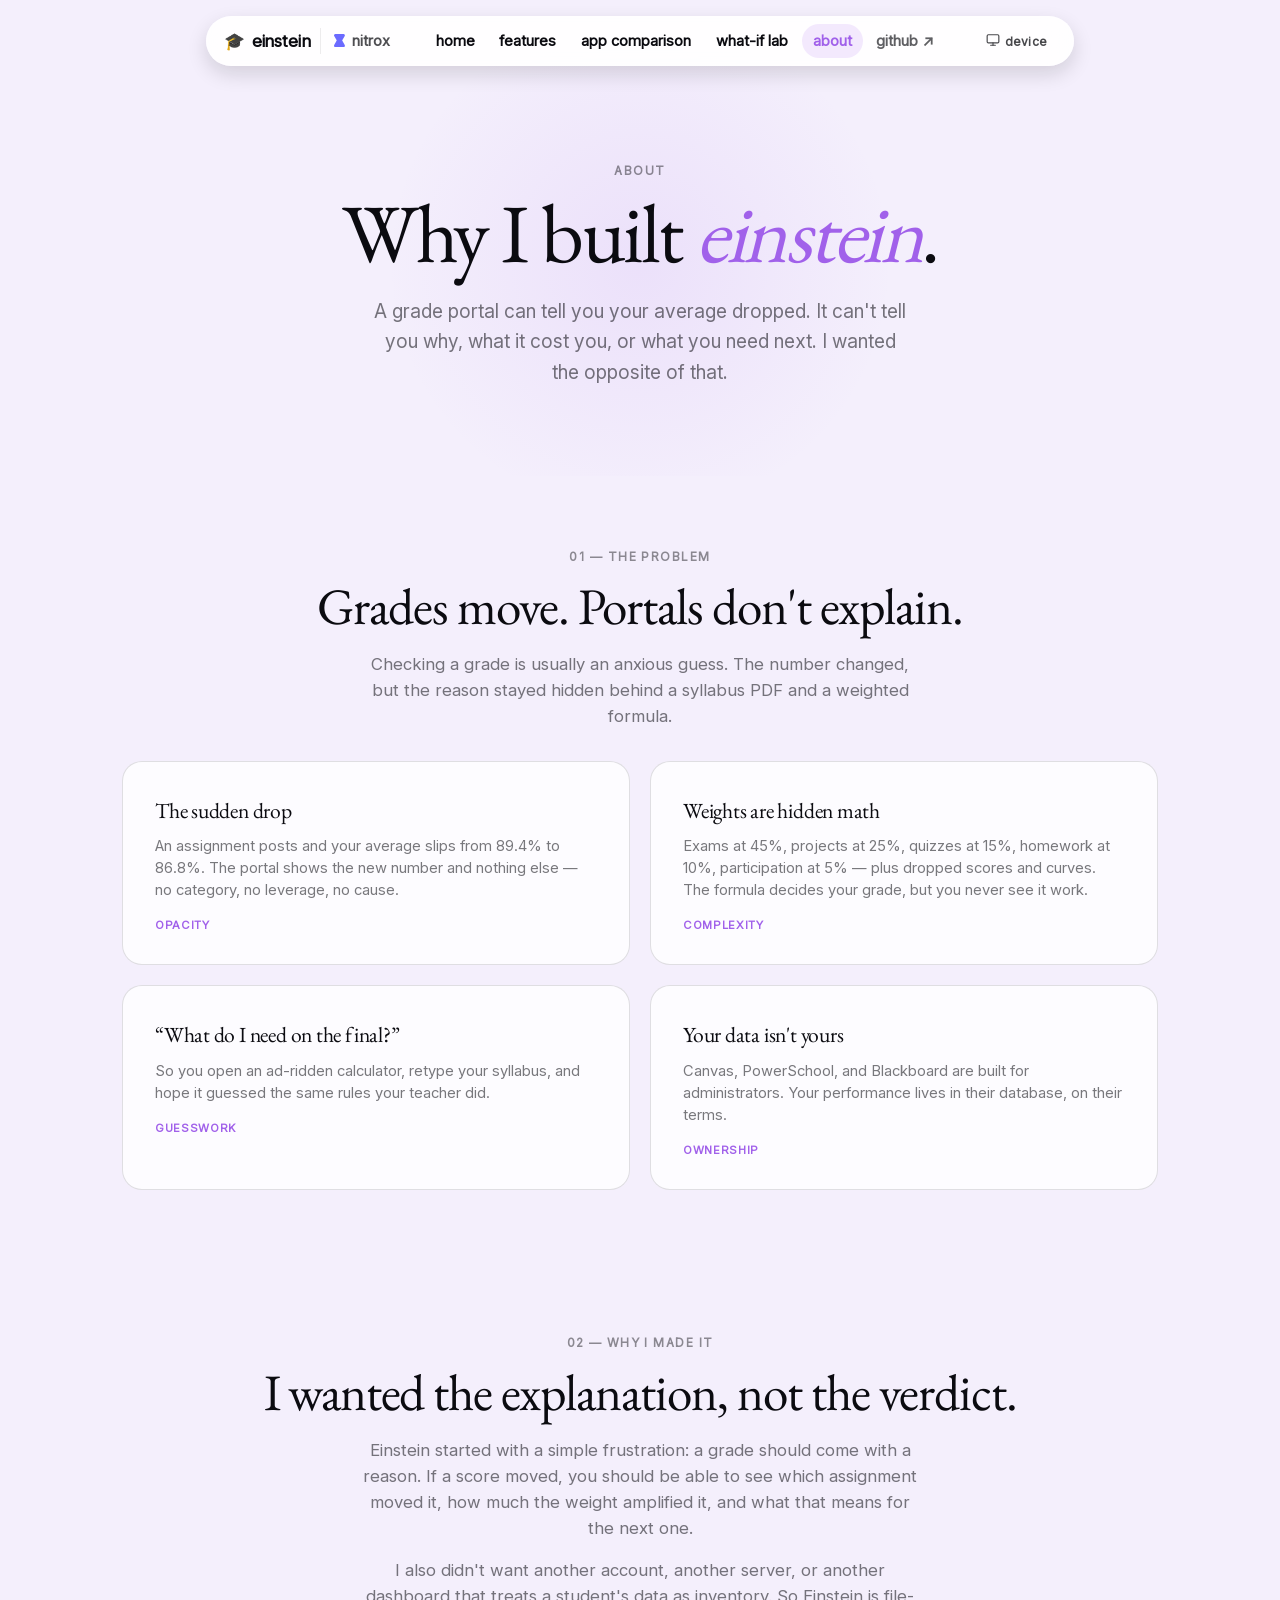
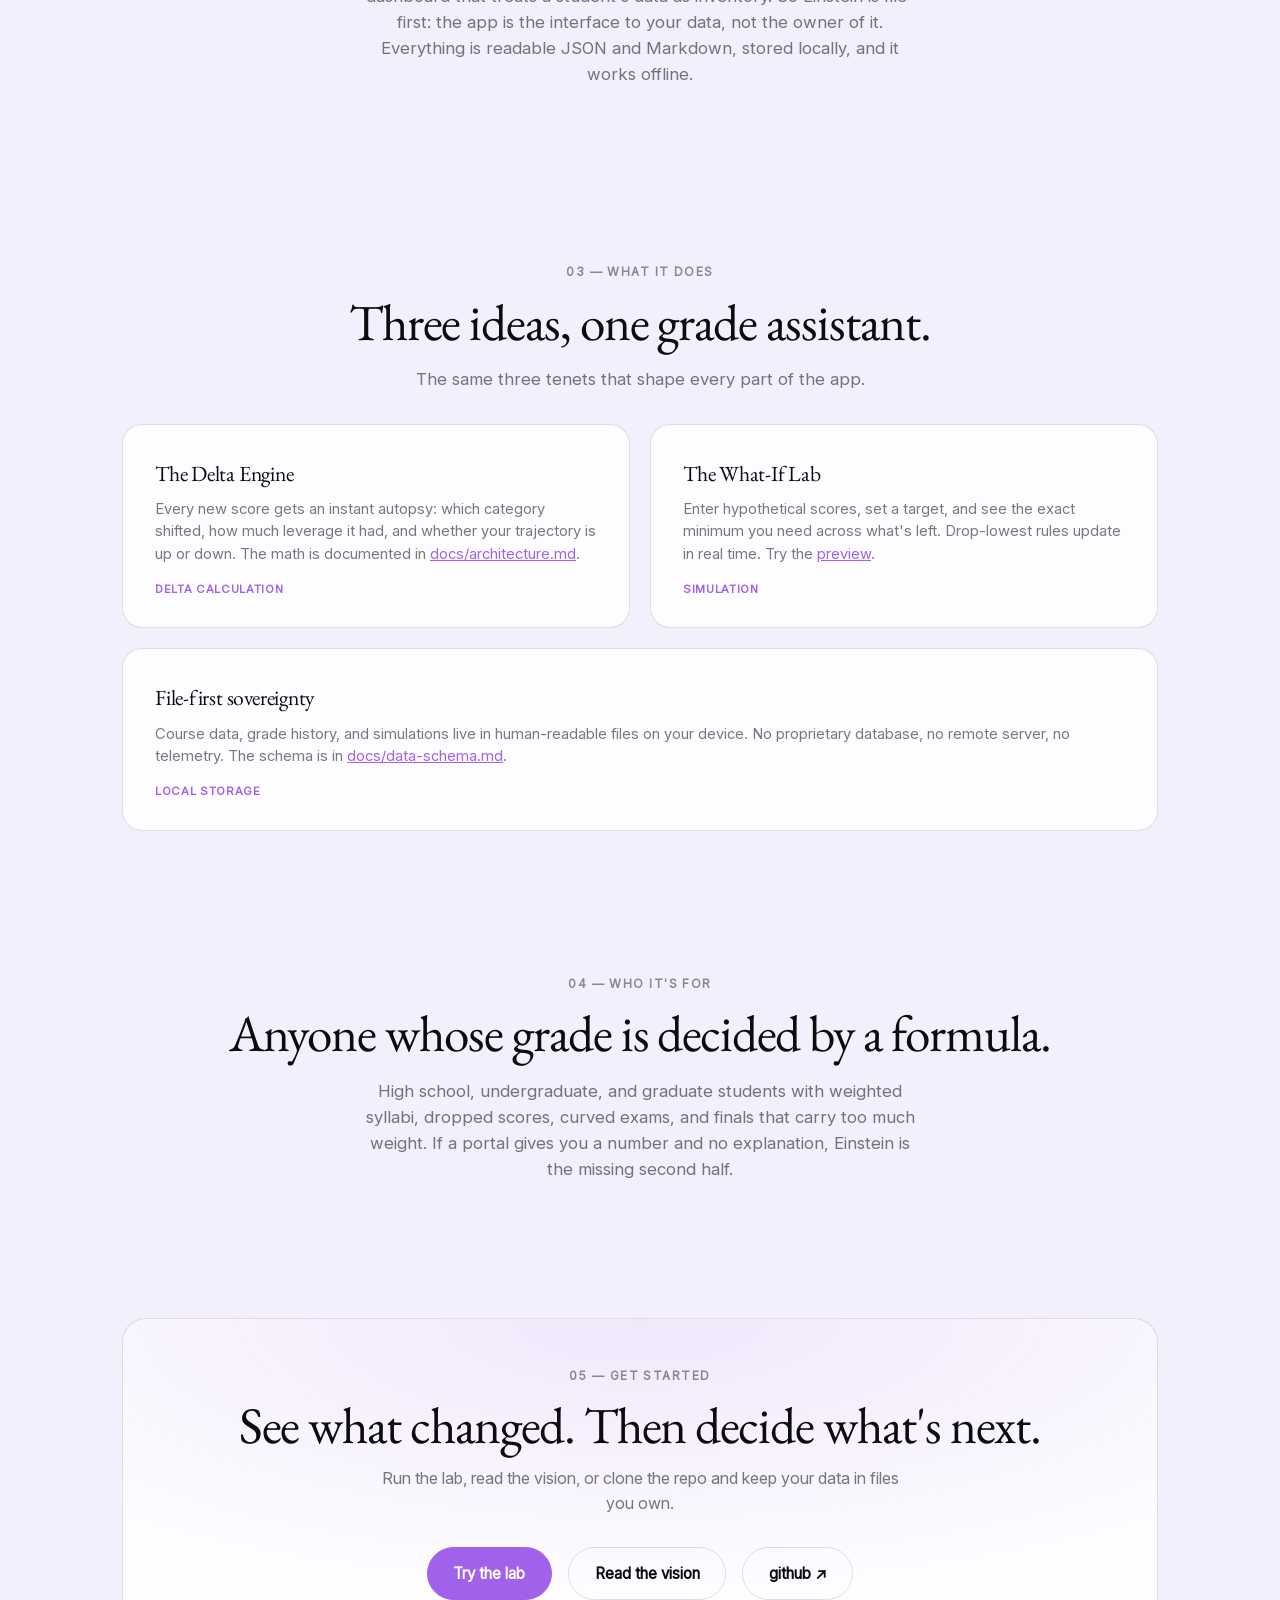
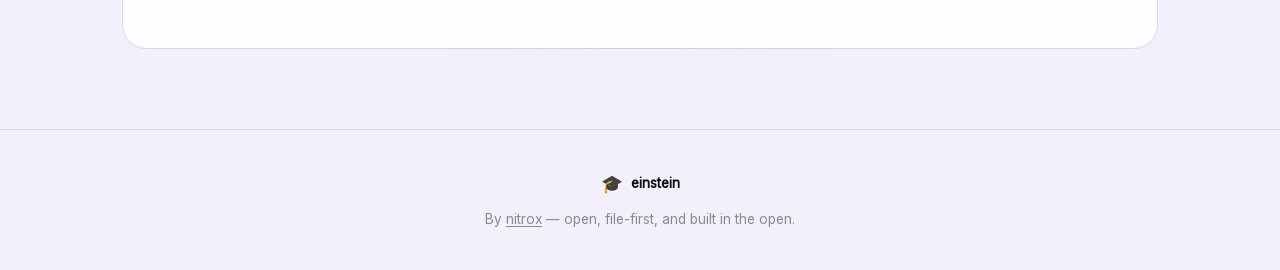
<file: about.html>
<!DOCTYPE html>
<html lang="en">
<head>
    <meta charset="UTF-8">
    <meta name="viewport" content="width=device-width, initial-scale=1.0">
    <title>about — why I built einstein</title>
    <meta name="description" content="Why Einstein exists: a grade assistant that explains what changed, keeps your data in files, and runs offline.">

    <meta property="og:title" content="about — why I built einstein">
    <meta property="og:description" content="The problem, the principles, and the reason Einstein exists.">
    <meta property="og:type" content="website">
    <meta name="theme-color" content="#3232ff">

    <script src="./theme.js"></script>
    <link rel="stylesheet" href="./styles.css">
    <link rel="icon" type="image/svg+xml" href="./assets/graduation-cap-emoji.svg">
</head>
<body>

    <div id="nav-placeholder"></div>

    <main>
        <section class="hero about-hero" aria-label="About Einstein">
            <div class="hero-glow" aria-hidden="true"></div>
            <div class="hero-inner">
                <p class="section-label">about</p>
                <h1>Why I built <em>einstein</em>.</h1>
                <p class="hero-lede">
                    A grade portal can tell you your average dropped. It can't tell you why, what it cost you, or what you need next. I wanted the opposite of that.
                </p>
            </div>
        </section>

        <section class="section" aria-label="The problem">
            <div>
                <p class="section-label">01 — the problem</p>
                <h2>Grades move. Portals don't explain.</h2>
                <p class="section-lede">
                    Checking a grade is usually an anxious guess. The number changed, but the reason stayed hidden behind a syllabus PDF and a weighted formula.
                </p>

                <div class="bento-grid">
                    <article class="bento-card">
                        <h3>The sudden drop</h3>
                        <p>An assignment posts and your average slips from 89.4% to 86.8%. The portal shows the new number and nothing else — no category, no leverage, no cause.</p>
                        <span class="card-tag">opacity</span>
                    </article>
                    <article class="bento-card">
                        <h3>Weights are hidden math</h3>
                        <p>Exams at 45%, projects at 25%, quizzes at 15%, homework at 10%, participation at 5% — plus dropped scores and curves. The formula decides your grade, but you never see it work.</p>
                        <span class="card-tag">complexity</span>
                    </article>
                    <article class="bento-card">
                        <h3>“What do I need on the final?”</h3>
                        <p>So you open an ad-ridden calculator, retype your syllabus, and hope it guessed the same rules your teacher did.</p>
                        <span class="card-tag">guesswork</span>
                    </article>
                    <article class="bento-card">
                        <h3>Your data isn't yours</h3>
                        <p>Canvas, PowerSchool, and Blackboard are built for administrators. Your performance lives in their database, on their terms.</p>
                        <span class="card-tag">ownership</span>
                    </article>
                </div>
            </div>
        </section>

        <section class="section" aria-label="Why I made it">
            <div>
                <p class="section-label">02 — why I made it</p>
                <h2>I wanted the explanation, not the verdict.</h2>
                <p class="section-lede">
                    Einstein started with a simple frustration: a grade should come with a reason. If a score moved, you should be able to see which assignment moved it, how much the weight amplified it, and what that means for the next one.
                </p>
                <p class="section-lede">
                    I also didn't want another account, another server, or another dashboard that treats a student's data as inventory. So Einstein is file-first: the app is the interface to your data, not the owner of it. Everything is readable JSON and Markdown, stored locally, and it works offline.
                </p>
            </div>
        </section>

        <section class="section" aria-label="What it does">
            <div>
                <p class="section-label">03 — what it does</p>
                <h2>Three ideas, one grade assistant.</h2>
                <p class="section-lede">The same three tenets that shape every part of the app.</p>

                <div class="bento-grid">
                    <article class="bento-card">
                        <h3>The Delta Engine</h3>
                        <p>Every new score gets an instant autopsy: which category shifted, how much leverage it had, and whether your trajectory is up or down. The math is documented in <a href="./docs/architecture.md" style="color:var(--accent);">docs/architecture.md</a>.</p>
                        <span class="card-tag">delta calculation</span>
                    </article>
                    <article class="bento-card">
                        <h3>The What-If Lab</h3>
                        <p>Enter hypothetical scores, set a target, and see the exact minimum you need across what's left. Drop-lowest rules update in real time. Try the <a href="./index.html#what-if-lab" style="color:var(--accent);">preview</a>.</p>
                        <span class="card-tag">simulation</span>
                    </article>
                    <article class="bento-card bento-wide">
                        <h3>File-first sovereignty</h3>
                        <p>Course data, grade history, and simulations live in human-readable files on your device. No proprietary database, no remote server, no telemetry. The schema is in <a href="./docs/data-schema.md" style="color:var(--accent);">docs/data-schema.md</a>.</p>
                        <span class="card-tag">local storage</span>
                    </article>
                </div>
            </div>
        </section>

        <section class="section" aria-label="Who it's for">
            <div>
                <p class="section-label">04 — who it's for</p>
                <h2>Anyone whose grade is decided by a formula.</h2>
                <p class="section-lede">
                    High school, undergraduate, and graduate students with weighted syllabi, dropped scores, curved exams, and finals that carry too much weight. If a portal gives you a number and no explanation, Einstein is the missing second half.
                </p>
            </div>
        </section>

        <section class="section cta-section" aria-label="Get started">
            <div class="cta-card">
                <p class="section-label">05 — get started</p>
                <h2>See what changed. Then decide what's next.</h2>
                <p class="cta-lede">Run the lab, read the vision, or clone the repo and keep your data in files you own.</p>
                <div class="hero-actions">
                    <a class="btn btn-solid" href="./index.html#what-if-lab">Try the lab</a>
                    <a class="btn btn-ghost" href="./docs/einstein-app-overview.md">Read the vision</a>
                    <a class="btn btn-ghost" href="https://github.com/nitroxhq/einstein" target="_blank" rel="noopener">github ↗</a>
                </div>
            </div>
        </section>
    </main>

    <footer class="site-footer" aria-label="Site footer">
        <div class="footer-brand">
            <span aria-label="Einstein logo" style="font-size:1.1rem;">🎓</span> einstein
        </div>
        <p>By <a href="https://nitroxhq.github.io/" style="color:inherit; text-decoration:underline; text-underline-offset:0.15em;">nitrox</a> — open, file-first, and built in the open.</p>
    </footer>

    <script src="./script.js"></script>
</body>
</html>
</file>
<file: styles.css>
/**
 * einstein/styles.css — Landing page design
 * References: tesseract/styles.css, nitroxhq.github.io/home.css
 * Theme-aware via light-dark(), synchronized with theme.js
 */

@font-face {
  font-family: 'Inter';
  font-weight: 400;
  src: url('assets/fonts/inter/InterVariable.woff2') format('woff2');
  font-display: swap;
}
@font-face {
  font-family: 'EB Garamond';
  font-weight: 400;
  src: url('assets/fonts/eb-garamond/EBGaramond-VariableFont_wght.woff2') format('woff2');
  font-display: swap;
}

:root {
  --nitrox-blue: #3232ff;
  --tess-purple: #a161ea;
  --tess-violet: #c897ff;
  --tess-ink: #0b0b10;
  --tess-obsidian: #0f0f0f;
  --tess-lavender: #f4effc;

  color-scheme: light dark;

  --canvas: light-dark(var(--tess-lavender), var(--tess-obsidian));
  --surface: light-dark(rgba(255,255,255,0.78), rgba(20,20,20,0.75));
  --text: light-dark(var(--tess-ink), #ffffff);
  --text-soft: light-dark(rgba(11,11,16,0.55), rgba(255,255,255,0.65));
  --text-meta: light-dark(rgba(11,11,16,0.45), rgba(255,255,255,0.45));
  --line: light-dark(rgba(11,11,16,0.12), rgba(255,255,255,0.12));

  --accent: light-dark(var(--tess-purple), var(--nitrox-blue));
  --accent-strong: light-dark(#6d28d9, #5a5aff);

  /* nav chrome */
  --nav-bg: light-dark(rgba(255,255,255,0.92), rgba(23,23,26,0.82));
  --nav-ink: light-dark(var(--tess-ink), var(--tess-lavender));
  --nav-line: light-dark(rgba(11,11,16,0.10), rgba(255,255,255,0.12));
  --nav-hover-bg: light-dark(rgba(11,11,16,0.06), rgba(255,255,255,0.08));
  --nav-shadow: light-dark(rgba(11,11,16,0.14), rgba(0,0,0,0.55));
  --nav-track-bg: light-dark(rgba(11,11,16,0.05), rgba(255,255,255,0.07));
  --nav-active-bg: light-dark(rgba(161,97,234,0.13), rgba(161,97,234,0.22));

  --font-sans: 'Inter', system-ui, sans-serif;
  --font-serif: 'EB Garamond', Georgia, serif;
}

* { margin: 0; padding: 0; box-sizing: border-box; }

html { scroll-behavior: smooth; }

body {
  font-family: var(--font-sans);
  background: var(--canvas);
  color: var(--text);
  line-height: 1.55;
  -webkit-font-smoothing: antialiased;
  -moz-osx-font-smoothing: grayscale;
}

/* ============ NAV ============ */
#nav-placeholder {
  position: sticky; top: 16px; z-index: 100;
  display: flex; justify-content: center; padding: 0 1rem;
}

.nitrox-nav {
  display: flex; align-items: center; justify-content: space-between;
  gap: 2rem; padding: 8px 18px;
  width: max-content; max-width: calc(100vw - 32px);
  background-color: var(--nav-bg); color: var(--nav-ink);
  border-radius: 100vmax; box-shadow: 0 8px 20px var(--nav-shadow);
  -webkit-backdrop-filter: blur(14px) saturate(1.2);
  backdrop-filter: blur(14px) saturate(1.2);
  font-family: var(--font-sans); font-weight: 600;
}

.nav-brand-group { display: flex; align-items: center; gap: 4px; }

.nav-brand {
  display: inline-flex; align-items: center; gap: 7px;
  padding: 4px; margin: -4px; border-radius: 8px;
  color: inherit; text-decoration: none;
  transition: color 0.2s ease, transform 0.2s ease;
}
.nav-brand:hover { color: var(--accent); transform: translateY(-1px); }

.nav-logo { font-size: 1.05rem; line-height: 1; }

.nav-brand-text {
  font-size: 1.05rem; font-weight: 600; letter-spacing: -0.01em;
}

.nitrox-brand {
  display: inline-flex; align-items: center; gap: 6px;
  margin-left: 6px; padding: 2px 2px 2px 12px;
  border-left: 1px solid var(--nav-line);
  color: var(--nav-ink); text-decoration: none; opacity: 0.72;
  transition: opacity 0.2s ease, transform 0.2s ease;
}
.nitrox-brand:hover { opacity: 1; transform: translateY(-1px); }

.nitrox-logo {
  display: block; width: 13px; height: 15px; flex: none;
}

.nitrox-brand-text { font-size: 0.9rem; font-weight: 600; }

.nav-menu ul {
  display: flex; align-items: center; gap: 0.15rem;
  list-style: none; margin: 0; padding: 0;
}

.nav-link {
  display: inline-block; text-decoration: none; color: var(--nav-ink);
  font-size: 0.92rem; font-weight: 600; white-space: nowrap;
  padding: 0.35rem 0.7rem; border-radius: 999px;
  transition: background-color 0.2s ease, color 0.2s ease, transform 0.2s ease;
}
.nav-link:hover { background-color: var(--nav-hover-bg); transform: translateY(-1px); }
.nav-link.active { color: var(--accent); background-color: var(--nav-active-bg); }
.nav-github { opacity: 0.65; }
.nav-github:hover { opacity: 1; }

.nav-actions { display: flex; align-items: center; gap: 6px; }

.theme-toggle-btn {
  display: inline-flex; align-items: center; gap: 5px;
  background: transparent; border: 0; border-radius: 999px;
  padding: 5px 9px; color: var(--nav-ink); cursor: pointer;
  font-family: var(--font-sans); font-weight: 600; font-size: 0.78rem;
  letter-spacing: 0.02em; opacity: 0.75;
  transition: background-color 0.2s ease, opacity 0.2s ease;
}
.theme-toggle-btn:hover { background-color: var(--nav-hover-bg); opacity: 1; }
.theme-label { font-size: 0.75rem; }
.theme-icon { display: none; }
.theme-toggle-btn[data-active-theme="dark"] .theme-icon-dark,
.theme-toggle-btn[data-active-theme="light"] .theme-icon-light,
.theme-toggle-btn[data-active-theme="device"] .theme-icon-device { display: inline-block; }

.nav-hamburger {
  display: none; flex-direction: column; gap: 4px; width: 34px; height: 34px;
  justify-content: center; align-items: center; background: transparent; border: 0;
  border-radius: 999px; color: var(--nav-ink); cursor: pointer;
}
.nav-hamburger:hover { background-color: var(--nav-hover-bg); }
.nav-hamburger-line {
  display: block; width: 17px; height: 2px; border-radius: 2px; background: currentColor;
  transition: transform 0.2s ease, opacity 0.15s ease;
}
.nav-hamburger.active .nav-hamburger-line:nth-child(1) { transform: translateY(6px) rotate(45deg); }
.nav-hamburger.active .nav-hamburger-line:nth-child(2) { opacity: 0; }
.nav-hamburger.active .nav-hamburger-line:nth-child(3) { transform: translateY(-6px) rotate(-45deg); }

@media (max-width: 860px) {
  .nitrox-nav {
    width: auto; max-width: none; margin: 0 0.5rem; padding: 8px 12px;
    flex-wrap: wrap; justify-content: space-between; gap: 0.5rem 1rem;
  }
  .nitrox-nav:has(.nav-menu-open) { border-radius: 20px; }
  .nav-menu {
    display: none; order: 3; flex-basis: 100%; width: 100%;
    border-top: 1px solid var(--nav-line); padding-top: 6px;
  }
  .nav-menu.nav-menu-open { display: block; }
  .nav-menu ul { flex-direction: column; align-items: stretch; gap: 0; }
  .nav-link { display: block; padding: 0.65rem 0.6rem; border-radius: 10px; }
  .nav-hamburger { display: inline-flex; }
  .nitrox-brand-text { display: none; }
}

/* ============ HERO ============ */
.hero {
  position: relative;
  overflow: hidden;
  min-height: 78vh;
  display: flex;
  flex-direction: column;
  justify-content: center;
  align-items: center;
  text-align: center;
  padding: 7rem 2rem 4rem;
  margin-bottom: 0;
}

.hero-glow {
  position: absolute;
  top: 50%; left: 50%;
  width: 40vw; height: 40vw;
  background: radial-gradient(circle, rgba(161,97,234,0.10) 0%, rgba(161,97,234,0) 70%);
  transform: translate(-50%, -50%);
  pointer-events: none;
  z-index: 0;
}

.hero-inner { position: relative; z-index: 1; max-width: 780px; margin: 0 auto; }

.hero h1 {
  font-family: var(--font-serif);
  font-weight: 400;
  font-size: clamp(3rem, 6.5vw, 5.5rem);
  line-height: 0.95;
  letter-spacing: -0.03em;
  margin-bottom: 1.5rem;
  color: var(--text);
}

.hero h1 em {
  font-style: italic;
  color: var(--accent);
}

.hero-lede {
  font-family: var(--font-sans);
  font-size: clamp(1.05rem, 1.5vw, 1.35rem);
  color: var(--text-soft);
  max-width: 540px;
  margin: 0 auto 3rem;
  line-height: 1.6;
}

.hero-actions {
  display: flex; gap: 1rem; justify-content: center; flex-wrap: wrap;
}

.btn {
  display: inline-flex; align-items: center; gap: 0.5rem;
  padding: 0.85rem 1.6rem; border-radius: 999px;
  font-family: var(--font-sans); font-weight: 600; font-size: 0.95rem;
  text-decoration: none; border: 1.5px solid transparent;
  transition: transform 0.12s ease, background 0.2s ease, border-color 0.2s ease;
}

.btn-solid {
  background: var(--accent); color: #fff; border-color: var(--accent);
}
.btn-solid:hover { background: var(--accent-strong); border-color: var(--accent-strong); transform: translateY(-2px); }

.btn-ghost {
  background: transparent; color: var(--text); border-color: var(--line);
}
.btn-ghost:hover { border-color: var(--accent); color: var(--accent); }

/* ============ SECTIONS ============ */
.section { padding: 4.5rem 2rem; max-width: 1100px; margin: 0 auto; }

.section-label {
  font-size: 0.75rem; text-transform: uppercase; letter-spacing: 0.12em;
  color: var(--text-meta); margin-bottom: 0.75rem; font-weight: 600;
}

.section h2 {
  font-family: var(--font-serif); font-weight: 400;
  font-size: clamp(2rem, 4vw, 3.2rem); line-height: 1.1;
  letter-spacing: -0.02em; margin-bottom: 1rem;
}

.section-lede {
  color: var(--text-soft); font-size: 1.05rem; max-width: 560px; line-height: 1.55;
  margin-bottom: 2rem;
}

/* section headings and ledes are centred; the card grids keep their own
   left alignment so the copy inside each card stays readable */
.section > div > .section-label,
.section > div > h2,
.section > div > .section-lede {
  text-align: center; margin-left: auto; margin-right: auto;
}
.section > div > .section-lede { margin-bottom: 2rem; }
.bento-grid, .docs-ref, .lab-preview { text-align: left; }

/* ============ FEATURES / BENTO ============ */
.bento-grid {
  display: grid;
  grid-template-columns: repeat(2, minmax(0, 1fr));
  gap: 1.25rem;
}
@media (max-width: 720px) { .bento-grid { grid-template-columns: 1fr; } }

.bento-card {
  position: relative;
  border: 1px solid var(--line);
  border-radius: 20px;
  padding: 2rem 2rem 1.75rem;
  background: var(--surface);
  transition: border-color 0.2s ease, transform 0.15s ease;
  text-decoration: none; color: inherit; display: block;
}

.bento-card:hover { border-color: var(--accent); transform: translateY(-3px); }

.bento-card h3 {
  font-family: var(--font-serif); font-weight: 400; font-size: 1.35rem;
  margin-bottom: 0.5rem; letter-spacing: -0.01em;
}

.bento-card p { color: var(--text-soft); font-size: 0.92rem; line-height: 1.5; }

.bento-card .card-tag {
  display: inline-block; margin-top: 1rem;
  font-size: 0.7rem; font-weight: 600; letter-spacing: 0.06em;
  text-transform: uppercase; color: var(--accent);
}

/* Wide card for what-if */
.bento-wide { grid-column: span 2; }
@media (max-width: 720px) { .bento-wide { grid-column: span 1; } }

/* ============ WHAT-IF LAB TEASER ============ */
.lab-preview {
  border: 1px solid var(--line); border-radius: 20px;
  padding: 2.5rem; background: var(--surface);
  margin-top: 2rem;
}

.lab-preview h3 {
  font-family: var(--font-serif); font-size: 1.6rem; margin-bottom: 0.25rem;
}

.lab-preview > p { color: var(--text-soft); margin-bottom: 2rem; }

.lab-grid {
  display: grid; grid-template-columns: minmax(0, 1fr) minmax(0, 1.1fr);
  gap: 2.5rem; align-items: start;
}
@media (max-width: 760px) { .lab-grid { grid-template-columns: 1fr; gap: 1.75rem; } }

/* editable category table */
.lab-table { width: 100%; border-collapse: collapse; font-size: 0.85rem; }
.lab-table th {
  text-align: left; font-size: 0.68rem; font-weight: 600;
  text-transform: uppercase; letter-spacing: 0.07em; color: var(--text-meta);
  padding: 0 0.3rem 0.5rem;
}
.lab-table td { padding: 0.45rem 0.3rem; border-top: 1px solid var(--line); }
.lab-table tr:last-child td { color: var(--text-meta); }
.lab-table .cat-name { font-weight: 600; color: var(--text); }
.lab-table input {
  width: 100%; max-width: 4.5rem;
  background: var(--canvas); border: 1px solid var(--line); border-radius: 6px;
  padding: 0.28rem 0.4rem; color: var(--text);
  font-family: var(--font-sans); font-size: 0.82rem;
}
.lab-table input:focus-visible { outline: 2px solid var(--accent); outline-offset: 1px; }

.lab-sim { display: flex; flex-direction: column; gap: 1.5rem; }

.lab-sim label { display: block; font-size: 0.68rem; font-weight: 600; letter-spacing: 0.07em; text-transform: uppercase; color: var(--text-meta); margin-bottom: 0.5rem; }

.lab-sim input[type="range"] { width: 100%; accent-color: var(--accent); }

.sim-slider-value { margin-top: 0.35rem; font-size: 0.8rem; color: var(--text-meta); }

.sim-outputs { display: grid; grid-template-columns: repeat(3, minmax(0, 1fr)); gap: 1rem; }
@media (max-width: 520px) { .sim-outputs { grid-template-columns: 1fr; } }

.sim-output {
  font-family: var(--font-serif); font-size: 1.8rem; color: var(--text); line-height: 1.2;
}

.lab-footnote {
  margin: 0; font-size: 0.78rem; color: var(--text-meta); line-height: 1.5;
  border-top: 1px solid var(--line); padding-top: 0.9rem;
}

.lab-badge {
  display: inline-block; margin-left: 0.5rem; padding: 0.15rem 0.55rem;
  font-family: var(--font-sans); font-size: 0.62rem; font-weight: 700;
  letter-spacing: 0.08em; text-transform: uppercase; vertical-align: middle;
  color: var(--accent); background: var(--nav-active-bg);
  border-radius: 999px;
}

/* ============ DOCS REFERENCE ============ */
.docs-ref {
  display: grid; grid-template-columns: 1fr; gap: 1rem; margin-top: 2rem;
}

.doc-card {
  border: 1px solid var(--line); border-radius: 14px; padding: 1.25rem 1.25rem 1rem;
  background: var(--surface); text-decoration: none; color: inherit;
  transition: border-color 0.2s ease, transform 0.15s ease;
}

.doc-card:hover { border-color: var(--accent); transform: translateY(-3px); }

.doc-card h4 {
  font-family: var(--font-serif); font-size: 1.1rem; margin-bottom: 0.35rem;
}

.doc-card span { font-size: 0.75rem; color: var(--text-meta); text-transform: uppercase; letter-spacing: 0.06em; font-weight: 600; }

/* ============ FOOTER ============ */
.site-footer {
  border-top: 1px solid var(--line); padding: 2.5rem 2rem; text-align: center;
  color: var(--text-meta); font-size: 0.85rem;
}

.site-footer .footer-brand {
  display: flex; align-items: center; justify-content: center; gap: 0.5rem;
  margin-bottom: 0.75rem; font-weight: 600; color: var(--text);
}

/* ============ CLOSING CTA ============ */
.cta-section { padding: 2rem 2rem 5rem; }
.cta-card {
  border: 1px solid var(--line); border-radius: 24px;
  padding: 3rem 2rem; text-align: center;
  background:
    radial-gradient(120% 130% at 50% 0%, var(--nav-active-bg) 0%, transparent 62%),
    var(--surface);
}
.cta-card h2 { margin-bottom: 0.75rem; }
.cta-lede { color: var(--text-soft); max-width: 520px; margin: 0 auto 2rem; }

/* ============ ABOUT ============ */
.about-hero { min-height: auto; padding: 7rem 2rem 2.5rem; }
.section-lede + .section-lede { margin-top: -1rem; }

/* Responsive */
@media (max-width: 640px) {
  .hero { min-height: auto; padding: 6rem 1.5rem 3rem; }
  .section { padding: 3.5rem 1.25rem; }
  .cta-section { padding: 1rem 1.25rem 4rem; }
  .about-hero { padding: 6rem 1.5rem 2rem; }
}



/* me 10.27.2026 11:38a idk */
.comparison {
    width: 100%;
    border-collapse: separate;
    border-spacing: 0;
    margin: 1.5rem 0;
    font-family: -apple-system, BlinkMacSystemFont, "Segoe UI", Roboto, Helvetica, Arial, sans-serif;
    background-color: #131313;
    color: #c9d1d9;
    border-radius: 8px;
    overflow: hidden;
    border: 1px solid #30363d;
  }

  .comparison th,
  .comparison td {
    padding: 12px 16px;
    text-align: left;
    vertical-align: top;
    border-bottom: 1px solid #21262d;
    border-right: 1px solid #21262d;
    font-size: 0.9rem;
    line-height: 1.4;
  }

  .comparison th:last-child,
  .comparison td:last-child {
    border-right: none;
  }

  .comparison tr:last-child td {
    border-bottom: none;
  }

  .comparison thead th {
    background-color: #1e1e1e;
    color: #f0f6fc;
    font-weight: 600;
  }

  /* Highlight the Einstein Column */
  .comparison th:nth-child(5),
  .comparison td:nth-child(5) {
    background-color: rgba(46, 160, 67, 0.08);
  }

  .comparison th:nth-child(5) {
    background-color: rgba(46, 160, 67, 0.18);
    color: #3fb950;
  }

  .comparison td:first-child {
    font-weight: 600;
    color: #f0f6fc;
    background-color: #1e1e1e;
  }

  .comparison a {
    color: #58a6ff;
    text-decoration: none;
  }

  .comparison a:hover {
    text-decoration: underline;
  }
/* ============ APP COMPARISON ============ */
.app-grid {
  display: grid; grid-template-columns: 1fr; gap: 1rem;
  margin-top: 2rem; text-align: left;
}
.app-card {
  border: 1px solid var(--line); border-radius: 20px; padding: 1.75rem 1.5rem;
  background: var(--surface); transition: border-color 0.2s ease, transform 0.15s ease;
}
.app-card:hover { border-color: var(--accent); transform: translateY(-2px); }
.app-card-einstein { border-color: rgba(161,97,234,0.25); background: linear-gradient(135deg, rgba(161,97,234,0.06), var(--surface)); }
.app-kicker {
  font-size: 0.68rem; font-weight: 700; letter-spacing: 0.1em; text-transform: uppercase;
  color: var(--text-meta); margin-bottom: 0.5rem;
}
.app-card-einstein .app-kicker { color: var(--accent); }
.app-card h3 { font-family: var(--font-serif); font-weight: 400; font-size: 1.2rem; letter-spacing: -0.01em; margin-bottom: 0.7rem; }
.app-what { font-size: 0.9rem; color: var(--text-soft); margin-bottom: 1.1rem; line-height: 1.45; }
.app-facts > div { display: flex; gap: 0.75rem; margin-bottom: 0.6rem; font-size: 0.82rem; line-height: 1.35; }
.app-facts dt { font-weight: 600; color: var(--text); white-space: nowrap; min-width: 4.5rem; }
.app-facts dd { color: var(--text-soft); flex: 1; }
.app-verdict {
  margin-top: 1rem; padding-top: 0.75rem; border-top: 1px solid var(--line);
  font-family: var(--font-serif); font-style: italic; font-size: 1rem; color: var(--text); }

/* ============ DEEP COMPARISON TABLE ============ */
.comparison-scroll { overflow-x: auto; margin: 2rem 0 0.5rem; border-radius: 14px; border: 1px solid var(--line); background: var(--surface); }
.deep-comparison { width: 100%; min-width: 720px; border-collapse: separate; border-spacing: 0; font-size: 0.82rem; }
.deep-comparison th, .deep-comparison td { padding: 0.7rem 0.9rem; text-align: left; border-bottom: 1px solid var(--line); vertical-align: top; line-height: 1.35; }
.deep-comparison th { font-weight: 600; color: var(--text); background: var(--canvas); font-size: 0.7rem; letter-spacing: 0.06em; text-transform: uppercase; }
.deep-comparison td { color: var(--text-soft); }
.deep-comparison th.col-einstein, .deep-comparison td.col-einstein { background: rgba(161,97,234,0.08); color: var(--text); }
.deep-comparison th.col-einstein { background: rgba(161,97,234,0.18); color: var(--accent); }
.deep-comparison td.col-einstein { font-weight: 600; }
.deep-comparison th .th-sub { display: block; text-transform: none; letter-spacing: 0; font-weight: 400; color: var(--text-meta); font-size: 0.72rem; }
.comparison-note { font-size: 0.78rem; color: var(--text-meta); margin-top: 0.6rem; }

/* ============ GRADE SIMULATOR — COURSEWORK / FINAL SPLIT ============ */
.lab-split { margin-top: 1.25rem; padding-top: 0.75rem; border-top: 1px solid var(--line); }
.lab-split label { display: block; font-size: 0.72rem; font-weight: 600; letter-spacing: 0.06em; text-transform: uppercase; margin-bottom: 0.35rem; color: var(--text-meta); }
.lab-split-row { display: flex; align-items: center; gap: 0.6rem; }
.lab-split-row input { width: 4rem; }
.lab-split-unit { font-size: 0.75rem; color: var(--text-meta); }
.lab-split-help { font-size: 0.78rem; color: var(--text-soft); margin-top: 0.5rem; line-height: 1.45; margin-bottom: 0.25rem; }
.lab-subtotal td { font-weight: 600; color: var(--text); background: rgba(161,97,234,0.05); }
.lab-math { font-size: 0.75rem; color: var(--text-meta); margin-top: 0.75rem; font-family: var(--font-mono, ui-monospace, monospace); letter-spacing: -0.01em; }
</file>
<file: app/app.css>
/**
 * einstein/app/app.css — Workspace app shell & Grade impact view
 * Light-first dashboard from the UI drafts, theme-aware through theme.js.
 */

/* ============ FONTS ============ */
@font-face {
  font-family: 'InterVariable';
  font-style: normal;
  font-weight: 100 900;
  font-display: swap;
  src: url('../assets/fonts/inter/InterVariable.woff2') format('woff2');
}
@font-face {
  font-family: 'InterVariable';
  font-style: italic;
  font-weight: 100 900;
  font-display: swap;
  src: url('../assets/fonts/inter/InterVariable-Italic.woff2') format('woff2');
}
@font-face {
  font-family: 'Newsreader';
  font-style: normal;
  font-weight: 100 900;
  font-display: swap;
  src: url('../assets/fonts/newsreader/Newsreader-VariableFont_opsz,wght.woff2') format('woff2');
}
@font-face {
  font-family: 'Newsreader';
  font-style: italic;
  font-weight: 100 900;
  font-display: swap;
  src: url('../assets/fonts/newsreader/Newsreader-Italic-VariableFont_opsz,wght.woff2') format('woff2');
}
@font-face {
  font-family: 'Geist Mono';
  font-style: normal;
  font-weight: 100 900;
  font-display: swap;
  src: url('../assets/fonts/geist-mono/GeistMono%5Bwght%5D.woff2') format('woff2');
}

/* ============ TOKENS ============ */
:root {
  color-scheme: light dark;

  --app-blue: #3232ff;
  --app-blue-deep: #2626d9;
  --app-link: light-dark(#3232ff, #8f8fff);

  --app-canvas: light-dark(#eef2fb, #0d0d12);
  --app-surface: light-dark(#ffffff, #16161e);
  --app-surface-2: light-dark(#f6f9ff, #1b1b25);
  --app-ink: light-dark(#17182b, #f2f2f7);
  --app-muted: light-dark(#8a91a8, rgba(238, 240, 250, 0.56));
  --app-line: light-dark(#e2e8f4, rgba(255, 255, 255, 0.10));
  --app-line-soft: light-dark(#eef2f9, rgba(255, 255, 255, 0.06));

  --app-shadow: light-dark(0 1px 2px rgba(23, 24, 43, 0.05), 0 1px 2px rgba(0, 0, 0, 0.4));
  --app-shadow-lg: light-dark(0 18px 40px -28px rgba(23, 24, 43, 0.45), 0 18px 40px -28px rgba(0, 0, 0, 0.8));

  --pos: light-dark(#167a55, #4ade80);
  --pos-bg: light-dark(#e6f6ee, rgba(74, 222, 128, 0.14));
  --neg: light-dark(#c0392b, #f87171);
  --neg-bg: light-dark(#fdecea, rgba(248, 113, 113, 0.14));
  --warn: light-dark(#b45309, #fbbf24);
  --warn-bg: light-dark(#fdf3e6, rgba(251, 191, 36, 0.14));

  --app-sans: 'InterVariable', 'Inter', -apple-system, BlinkMacSystemFont, 'Segoe UI', Roboto, sans-serif;
  --app-serif: 'Newsreader', 'EB Garamond', Georgia, serif;
  --app-mono: 'Geist Mono', ui-monospace, 'SF Mono', Menlo, Consolas, monospace;
}

/* Let theme.js drive light-dark() instead of the OS preference alone. */
:root[data-theme='light'] { color-scheme: light; }
:root[data-theme='dark'] { color-scheme: dark; }

/* ============ BASE ============ */
* { box-sizing: border-box; }

html, body { margin: 0; padding: 0; }

body.app-body {
  font-family: var(--app-sans);
  font-size: 15px;
  line-height: 1.5;
  background: var(--app-canvas);
  color: var(--app-ink);
  -webkit-font-smoothing: antialiased;
  -moz-osx-font-smoothing: grayscale;
}

h1, h2, h3, p, ul { margin: 0; }
ul { padding: 0; list-style: none; }
button { font: inherit; color: inherit; }
a { color: inherit; text-decoration: none; }
svg { display: block; }
::selection { background: rgba(50, 50, 255, 0.18); }

:focus-visible { outline: 2px solid var(--app-blue); outline-offset: 2px; }

.visually-hidden {
  position: absolute; width: 1px; height: 1px;
  clip-path: inset(50%); overflow: hidden; white-space: nowrap;
}

/* ============ SHELL ============ */
.app-shell {
  display: grid;
  grid-template-columns: 248px minmax(0, 1fr);
  min-height: 100vh;
}

.app-nav-slot { display: contents; }

.app-main {
  width: 100%;
  max-width: 1500px;
  margin: 0 auto;
  padding: 1.5rem 2rem 3rem;
  display: flex;
  flex-direction: column;
  gap: 1.25rem;
}

/* ============ SIDEBAR NAV ============ */
.app-nav {
  position: sticky;
  top: 0;
  height: 100vh;
  display: flex;
  flex-direction: column;
  gap: 1.1rem;
  padding: 1.15rem 1rem 1rem;
  background: var(--app-blue);
  color: #fff;
  overflow-y: auto;
  z-index: 60;
}

.app-brand {
  display: flex;
  align-items: center;
  gap: 0.65rem;
  padding: 0.3rem 0.3rem 0.95rem;
  border-bottom: 1px solid rgba(255, 255, 255, 0.16);
}

.app-mark {
  display: grid;
  place-items: center;
  width: 38px;
  height: 38px;
  flex: none;
  background: #fff;
  border-radius: 10px;
}
.app-mark svg { width: 27px; height: 27px; }

.app-wordmark {
  display: block;
  font-family: var(--app-serif);
  font-style: italic;
  font-weight: 500;
  font-size: 1.4rem;
  line-height: 1;
  letter-spacing: -0.01em;
}
.app-byline {
  display: block;
  margin-top: 0.22rem;
  font-size: 0.53rem;
  font-weight: 600;
  letter-spacing: 0.17em;
  text-transform: uppercase;
  opacity: 0.66;
}

.app-nav-label {
  padding: 0 0.55rem;
  font-size: 0.58rem;
  font-weight: 700;
  letter-spacing: 0.16em;
  text-transform: uppercase;
  color: rgba(255, 255, 255, 0.58);
}

.app-nav-list { display: flex; flex-direction: column; gap: 0.18rem; }

.app-nav-link {
  display: flex;
  align-items: center;
  gap: 0.6rem;
  padding: 0.55rem 0.6rem;
  border-radius: 9px;
  font-size: 0.875rem;
  font-weight: 500;
  color: rgba(255, 255, 255, 0.76);
  transition: background-color 0.16s ease, color 0.16s ease;
}
.app-nav-link svg { width: 18px; height: 18px; flex: none; opacity: 0.9; }
.app-nav-link:hover { background: rgba(255, 255, 255, 0.12); color: #fff; }
.app-nav-link.is-active {
  background: #fff;
  color: var(--app-blue);
  font-weight: 600;
}
.app-nav-link.is-active svg { opacity: 1; }
.app-nav .app-nav-link:focus-visible { outline-color: #fff; }

.app-nav-foot {
  margin-top: auto;
  display: flex;
  flex-direction: column;
  gap: 0.55rem;
  padding-top: 0.9rem;
  border-top: 1px solid rgba(255, 255, 255, 0.16);
}
.app-nav-utility { display: flex; flex-direction: column; gap: 0.6rem; }

.app-theme-btn {
  display: inline-flex;
  align-items: center;
  gap: 0.4rem;
  align-self: flex-start;
  padding: 0.4rem 0.6rem;
  border: 0;
  border-radius: 8px;
  background: rgba(255, 255, 255, 0.08);
  color: rgba(255, 255, 255, 0.85);
  font-size: 0.72rem;
  font-weight: 600;
  cursor: pointer;
  transition: background-color 0.16s ease;
}
.app-theme-btn:hover { background: rgba(255, 255, 255, 0.16); }
.app-theme-icon { display: none; }
.app-theme-btn[data-active-theme='dark'] [data-theme-icon='dark'],
.app-theme-btn[data-active-theme='light'] [data-theme-icon='light'],
.app-theme-btn[data-active-theme='device'] [data-theme-icon='device'] { display: inline-flex; }

.app-user {
  display: flex;
  align-items: center;
  gap: 0.55rem;
  padding: 0.5rem;
  border-radius: 12px;
  background: rgba(255, 255, 255, 0.09);
  transition: background-color 0.16s ease;
}
.app-user:hover { background: rgba(255, 255, 255, 0.16); }
.app-avatar {
  position: relative;
  display: grid;
  place-items: center;
  width: 32px;
  height: 32px;
  flex: none;
  border-radius: 50%;
  background: #fff;
  color: var(--app-blue);
  font-size: 0.68rem;
  font-weight: 700;
}
.app-avatar::after {
  content: '';
  position: absolute;
  right: -1px;
  bottom: -1px;
  width: 9px;
  height: 9px;
  border: 2px solid var(--app-blue);
  border-radius: 50%;
  background: #4ade80;
}
.app-user-name { display: block; font-size: 0.78rem; font-weight: 600; }
.app-user-meta { display: block; font-size: 0.63rem; letter-spacing: 0.03em; color: rgba(255, 255, 255, 0.65); }

/* ============ TOP BAR ============ */
.app-topbar {
  display: flex;
  align-items: flex-start;
  justify-content: space-between;
  gap: 1.5rem;
  flex-wrap: wrap;
  padding-top: 0.3rem;
}

.app-greeting h1 {
  font-family: var(--app-serif);
  font-weight: 500;
  font-size: clamp(1.9rem, 3vw, 2.6rem);
  line-height: 1.08;
  letter-spacing: -0.02em;
}
.app-greeting h1 em { font-style: italic; }
.app-sub { margin-top: 0.35rem; font-size: 0.9rem; color: var(--app-muted); }

.app-topbar-right {
  display: flex;
  flex-direction: column;
  align-items: flex-end;
  gap: 0.5rem;
}

.app-controls {
  display: flex;
  align-items: center;
  justify-content: flex-end;
  gap: 0.5rem;
  flex-wrap: wrap;
}

.period-pill {
  display: flex;
  align-items: center;
  gap: 0.55rem;
  padding: 0.42rem 0.65rem;
  border: 1px solid var(--app-line);
  border-radius: 10px;
  background: var(--app-surface);
  box-shadow: var(--app-shadow);
  cursor: pointer;
  transition: border-color 0.16s ease;
}
.period-pill:hover { border-color: light-dark(#c5d1e8, rgba(255, 255, 255, 0.2)); }
.period-pill-icon { width: 17px; height: 17px; flex: none; color: var(--app-muted); }
.period-pill-text { display: flex; flex-direction: column; line-height: 1.2; text-align: left; }
.period-label {
  font-size: 0.55rem; font-weight: 700; letter-spacing: 0.12em;
  text-transform: uppercase; color: var(--app-muted);
}
.period-value { font-size: 0.8rem; font-weight: 600; }
.period-pill-chevron { width: 15px; height: 15px; color: var(--app-muted); }

.app-icon-btn {
  display: grid;
  place-items: center;
  width: 38px;
  height: 38px;
  border: 1px solid var(--app-line);
  border-radius: 50%;
  background: var(--app-surface);
  color: var(--app-ink);
  box-shadow: var(--app-shadow);
  cursor: pointer;
  transition: border-color 0.16s ease, color 0.16s ease;
}
.app-icon-btn svg { width: 17px; height: 17px; }
.app-icon-btn:hover { border-color: var(--app-blue); color: var(--app-blue); }

.app-btn {
  display: inline-flex;
  align-items: center;
  gap: 0.4rem;
  height: 38px;
  padding: 0 0.85rem;
  border: 1px solid transparent;
  border-radius: 9px;
  font-size: 0.82rem;
  font-weight: 600;
  cursor: pointer;
  transition: background-color 0.16s ease, border-color 0.16s ease, color 0.16s ease, transform 0.12s ease;
}
.app-btn svg { width: 16px; height: 16px; }
.app-btn--outline { background: var(--app-surface); border-color: var(--app-line); box-shadow: var(--app-shadow); }
.app-btn--outline:hover { border-color: var(--app-blue); color: var(--app-link); }
.app-btn--primary {
  background: var(--app-blue);
  color: #fff;
  box-shadow: 0 8px 18px -10px rgba(50, 50, 255, 0.9);
}
.app-btn--primary:hover { background: var(--app-blue-deep); transform: translateY(-1px); }

.app-status {
  display: flex;
  align-items: center;
  gap: 0.35rem;
  font-size: 0.68rem;
  color: var(--app-muted);
}
.app-status-dot {
  width: 6px; height: 6px; flex: none; border-radius: 50%;
  background: #22c55e;
  box-shadow: 0 0 0 3px rgba(34, 197, 94, 0.16);
}
.app-status-sep { opacity: 0.5; }

/* ============ STANDING CARDS ============ */
.stat-row {
  display: grid;
  grid-template-columns: repeat(4, minmax(0, 1fr));
  gap: 1rem;
}

.stat-card {
  display: flex;
  flex-direction: column;
  gap: 0.55rem;
  min-height: 134px;
  padding: 1.05rem 1.1rem 1rem;
  border: 1px solid var(--app-line);
  border-radius: 16px;
  background: var(--app-surface);
  box-shadow: var(--app-shadow);
}

.stat-card--blue {
  background: var(--app-blue);
  border-color: var(--app-blue);
  color: #fff;
  box-shadow: 0 18px 34px -24px rgba(50, 50, 255, 0.95);
}
.stat-card--blue .stat-label { color: rgba(255, 255, 255, 0.74); }
.stat-card--blue .stat-unit { color: rgba(255, 255, 255, 0.76); }
.stat-card--blue .stat-delta,
.stat-card--blue .stat-delta-note { color: #fff; }
.stat-card--blue .stat-icon { background: rgba(255, 255, 255, 0.16); color: #fff; }
.stat-card--blue .stat-spark { color: #fff; opacity: 0.85; }

.stat-top { display: flex; align-items: flex-start; justify-content: space-between; gap: 0.5rem; }
.stat-label {
  font-size: 0.6rem; font-weight: 700; letter-spacing: 0.13em;
  text-transform: uppercase; color: var(--app-muted);
}
.stat-icon {
  display: grid; place-items: center;
  width: 28px; height: 28px; flex: none;
  border-radius: 8px;
  background: var(--app-surface-2);
  color: var(--app-ink);
}
.stat-icon svg { width: 15px; height: 15px; }

.stat-value {
  display: flex;
  align-items: baseline;
  gap: 0.32rem;
  font-size: 2rem;
  font-weight: 600;
  line-height: 1;
  letter-spacing: -0.02em;
  font-variant-numeric: tabular-nums;
}
.stat-unit { font-size: 0.95rem; font-weight: 500; color: var(--app-muted); }
.stat-letter { margin-left: 0.15rem; font-family: var(--app-serif); font-style: italic; font-size: 1.15rem; font-weight: 500; }

.stat-foot { display: flex; align-items: flex-end; justify-content: space-between; gap: 0.5rem; margin-top: auto; }
.stat-delta { font-size: 0.75rem; font-weight: 600; font-variant-numeric: tabular-nums; }
.stat-delta-note { font-weight: 500; color: var(--app-muted); }
.stat-spark { width: 64px; height: 24px; flex: none; color: var(--app-blue); opacity: 0.55; }

.stat-card--sync { background: light-dark(#e8eefc, #1c1c2a); border-color: light-dark(#d6e0f5, rgba(255, 255, 255, 0.10)); }
.sync-icon {
  display: grid; place-items: center;
  width: 28px; height: 28px; flex: none;
  border-radius: 8px;
  background: var(--app-surface);
  color: var(--app-ink);
}
.sync-icon svg { width: 15px; height: 15px; }
.sync-pill {
  display: inline-flex; align-items: center; gap: 0.3rem;
  padding: 0.2rem 0.5rem;
  border-radius: 999px;
  background: var(--app-surface);
  font-size: 0.56rem; font-weight: 700; letter-spacing: 0.09em;
  text-transform: uppercase; color: var(--app-muted);
  white-space: nowrap;
}
.sync-title { font-family: var(--app-serif); font-style: italic; font-size: 1.3rem; font-weight: 500; line-height: 1.1; }
.sync-copy { font-size: 0.74rem; line-height: 1.4; color: var(--app-muted); }
.sync-link { margin-top: auto; font-size: 0.74rem; font-weight: 600; color: var(--app-link); }
.sync-link:hover { text-decoration: underline; text-underline-offset: 0.16em; }

/* ============ CARD BASE ============ */
.app-card {
  padding: 1.1rem 1.2rem 1.2rem;
  border: 1px solid var(--app-line);
  border-radius: 16px;
  background: var(--app-surface);
  box-shadow: var(--app-shadow);
}

.app-grid {
  display: grid;
  grid-template-columns: minmax(0, 1.75fr) minmax(310px, 1fr);
  gap: 1rem;
  align-items: start;
}

.card-head { display: flex; align-items: flex-start; justify-content: space-between; gap: 1rem; flex-wrap: wrap; }
.card-head-main { display: flex; align-items: flex-start; gap: 0.7rem; }
.card-icon {
  display: grid; place-items: center;
  width: 34px; height: 34px; flex: none;
  border-radius: 9px;
  background: light-dark(#eef2ff, #232338);
  color: var(--app-link);
}
.card-icon svg { width: 17px; height: 17px; }
.card-title { font-size: 1.02rem; font-weight: 600; letter-spacing: -0.01em; }
.card-title--serif { font-family: var(--app-serif); font-size: 1.4rem; font-weight: 500; line-height: 1.1; }
.card-sub { margin-top: 0.1rem; font-size: 0.78rem; color: var(--app-muted); }

/* ============ GRADE IMPACT ============ */
.search-field {
  display: flex;
  align-items: center;
  gap: 0.45rem;
  min-width: 190px;
  padding: 0.42rem 0.6rem;
  border: 1px solid var(--app-line);
  border-radius: 9px;
  background: var(--app-surface-2);
  transition: border-color 0.16s ease, box-shadow 0.16s ease;
}
.search-field svg { width: 15px; height: 15px; flex: none; color: var(--app-muted); }
.search-field input {
  width: 100%;
  border: 0;
  background: transparent;
  outline: none;
  font: inherit;
  font-size: 0.8rem;
  color: var(--app-ink);
}
.search-field input::placeholder { color: var(--app-muted); }
.search-field:focus-within { border-color: var(--app-blue); box-shadow: 0 0 0 3px rgba(50, 50, 255, 0.12); }

.course-pills {
  display: grid;
  grid-template-columns: repeat(4, minmax(0, 1fr));
  gap: 0.55rem;
  margin: 1rem 0 1.15rem;
}

.course-pill {
  display: grid;
  grid-template-columns: auto minmax(0, 1fr);
  align-items: start;
  gap: 0.5rem;
  padding: 0.6rem 0.7rem 0.65rem;
  border: 1px solid var(--app-line);
  border-radius: 11px;
  background: var(--app-surface);
  text-align: left;
  cursor: pointer;
  transition: border-color 0.16s ease, box-shadow 0.16s ease, background-color 0.16s ease;
}
.course-pill:hover { border-color: light-dark(#c5d1e8, rgba(255, 255, 255, 0.22)); }
.course-pill.is-active {
  border-color: var(--pill-color);
  background: light-dark(#fbfcff, #1c1c27);
  box-shadow: inset 0 0 0 1px var(--pill-color), 0 8px 18px -16px var(--pill-color);
}
.pill-dot {
  width: 7px; height: 7px; flex: none; border-radius: 50%;
  margin-top: 0.36rem;
  background: var(--pill-color);
  box-shadow: 0 0 0 3px color-mix(in srgb, var(--pill-color) 16%, transparent);
}
.pill-body { display: flex; flex-direction: column; gap: 0.14rem; min-width: 0; }
.pill-name {
  font-size: 0.75rem; font-weight: 600; line-height: 1.3;
  white-space: nowrap; overflow: hidden; text-overflow: ellipsis;
}
.pill-score-row {
  display: flex;
  align-items: baseline;
  justify-content: space-between;
  gap: 0.4rem;
}
.pill-score { font-size: 0.8rem; font-weight: 600; line-height: 1.25; font-variant-numeric: tabular-nums; }
.pill-score em { margin-left: 0.1rem; font-family: var(--app-serif); font-style: italic; font-weight: 500; font-size: 0.85rem; color: var(--app-muted); }
.pill-delta { font-size: 0.72rem; font-weight: 700; font-variant-numeric: tabular-nums; white-space: nowrap; }

.table-head { display: flex; align-items: center; justify-content: space-between; gap: 0.75rem; margin-bottom: 0.5rem; }
.table-title { font-size: 0.85rem; font-weight: 600; }
.table-link { font-size: 0.72rem; font-weight: 600; color: var(--app-link); white-space: nowrap; }
.table-link:hover { text-decoration: underline; text-underline-offset: 0.16em; }

.table-scroll {
  /* contain:paint keeps the wide table's layout overflow from widening the
     page on narrow screens — overflow-x alone does not do it in Chrome. */
  contain: paint;
  overflow-x: auto;
  margin: 0 -0.2rem;
  padding: 0 0.2rem;
}

.impact-table { width: 100%; min-width: 610px; border-collapse: collapse; }
.impact-table thead th {
  padding: 0.55rem 0.6rem;
  background: var(--app-surface-2);
  font-size: 0.62rem;
  font-weight: 700;
  letter-spacing: 0.1em;
  text-transform: uppercase;
  color: light-dark(#6b7390, rgba(238, 240, 250, 0.62));
  text-align: left;
  white-space: nowrap;
}
.impact-table thead th:first-child { border-radius: 8px 0 0 8px; }
.impact-table thead th:last-child { border-radius: 0 8px 8px 0; }

.impact-table tbody td {
  padding: 0.62rem 0.6rem;
  border-bottom: 1px solid var(--app-line-soft);
  vertical-align: middle;
}
.impact-table tbody tr:last-child td { border-bottom: 0; }
.impact-table tbody tr { transition: background-color 0.14s ease; }
.impact-table tbody tr:hover { background: light-dark(#f8faff, rgba(255, 255, 255, 0.03)); }
.impact-table tbody tr.is-hidden { display: none; }

.assign-name { display: block; font-size: 0.845rem; font-weight: 600; white-space: nowrap; }
.assign-meta { display: block; margin-top: 0.1rem; font-size: 0.7rem; color: var(--app-muted); white-space: nowrap; }
.assign-course { font-size: 0.8rem; color: var(--app-muted); white-space: nowrap; }
.assign-move { font-size: 0.8rem; font-variant-numeric: tabular-nums; white-space: nowrap; }
.move-before { color: var(--app-muted); }
.move-arrow { margin: 0 0.14rem; color: var(--app-muted); opacity: 0.7; }
.move-after { font-weight: 600; color: var(--app-ink); }
.assign-source { font-size: 0.75rem; color: var(--app-muted); white-space: nowrap; }

.chip {
  display: inline-flex;
  align-items: center;
  justify-content: center;
  min-width: 44px;
  padding: 0.18rem 0.4rem;
  border-radius: 7px;
  font-size: 0.72rem;
  font-weight: 700;
  font-variant-numeric: tabular-nums;
  white-space: nowrap;
}
.tone-pos { color: var(--pos); }
.tone-neg { color: var(--neg); }
.tone-zero { color: var(--app-muted); }
.chip.tone-pos { background: var(--pos-bg); }
.chip.tone-neg { background: var(--neg-bg); }
.chip.tone-zero { background: var(--app-surface-2); }

.row-edit {
  display: grid;
  place-items: center;
  width: 28px;
  height: 28px;
  border: 1px solid transparent;
  border-radius: 7px;
  background: transparent;
  color: var(--app-muted);
  cursor: pointer;
  transition: background-color 0.14s ease, color 0.14s ease;
}
.row-edit svg { width: 14px; height: 14px; }
.row-edit:hover { background: var(--app-surface-2); color: var(--app-ink); }

.table-empty { padding: 1rem 0.2rem 0.2rem; font-size: 0.8rem; color: var(--app-muted); }

/* ============ WHAT-IF ============ */
.card-head--stack { flex-wrap: wrap; gap: 0.6rem; }

.live-pill {
  display: inline-flex;
  align-items: center;
  gap: 0.32rem;
  padding: 0.24rem 0.55rem;
  border-radius: 999px;
  background: light-dark(#eef2ff, #232338);
  color: var(--app-link);
  font-size: 0.56rem;
  font-weight: 700;
  letter-spacing: 0.09em;
  text-transform: uppercase;
  white-space: nowrap;
}
.live-pill svg { width: 13px; height: 13px; }

.what-if-fields {
  display: grid;
  grid-template-columns: minmax(0, 1fr) minmax(0, 1fr);
  gap: 0.7rem;
  margin: 1rem 0 0.9rem;
}

.field { display: flex; flex-direction: column; gap: 0.3rem; min-width: 0; }
.field-label {
  font-size: 0.56rem; font-weight: 700; letter-spacing: 0.11em;
  text-transform: uppercase; color: var(--app-muted);
}

.select-wrap { position: relative; display: block; }
.select-wrap select {
  width: 100%;
  height: 40px;
  padding: 0 1.9rem 0 0.65rem;
  appearance: none;
  border: 1px solid var(--app-line);
  border-radius: 9px;
  background: var(--app-surface);
  color: var(--app-ink);
  font: inherit;
  font-size: 0.82rem;
  font-weight: 500;
  cursor: pointer;
}
.select-wrap svg {
  position: absolute;
  right: 0.6rem;
  top: 50%;
  width: 14px;
  height: 14px;
  transform: translateY(-50%);
  color: var(--app-muted);
  pointer-events: none;
}

.input-wrap {
  display: flex;
  align-items: center;
  height: 40px;
  overflow: hidden;
  border: 1px solid var(--app-line);
  border-radius: 9px;
  background: var(--app-surface);
  transition: border-color 0.16s ease, box-shadow 0.16s ease;
}
.input-wrap:focus-within { border-color: var(--app-blue); box-shadow: 0 0 0 3px rgba(50, 50, 255, 0.12); }
.input-wrap input {
  flex: 1;
  min-width: 0;
  height: 100%;
  padding: 0 0.5rem 0 0.65rem;
  border: 0;
  background: transparent;
  outline: none;
  font: inherit;
  font-size: 0.92rem;
  font-weight: 600;
  color: var(--app-ink);
  font-variant-numeric: tabular-nums;
  -moz-appearance: textfield;
}
.input-wrap input::-webkit-outer-spin-button,
.input-wrap input::-webkit-inner-spin-button { margin: 0; -webkit-appearance: none; }
.input-suffix { flex: none; padding-right: 0.65rem; font-size: 0.74rem; color: var(--app-muted); }

.projection {
  padding: 0.75rem 0.8rem;
  border: 1px solid var(--app-line);
  border-radius: 11px;
  background: var(--app-surface-2);
}
.projection-head {
  display: flex;
  align-items: center;
  justify-content: space-between;
  gap: 0.5rem;
  padding-bottom: 0.45rem;
  border-bottom: 1px solid var(--app-line);
}
.projection-title { font-size: 0.8rem; font-weight: 600; }
.projection-if {
  font-size: 0.56rem; font-weight: 700; letter-spacing: 0.09em;
  text-transform: uppercase; color: var(--app-muted); white-space: nowrap;
}
.projection-row {
  display: flex;
  align-items: center;
  justify-content: space-between;
  gap: 0.5rem;
  padding: 0.5rem 0;
  border-bottom: 1px solid var(--app-line-soft);
}
.projection-row:last-child { padding-bottom: 0.1rem; border-bottom: 0; }
.projection-label { font-size: 0.78rem; color: var(--app-muted); }
.projection-values {
  display: flex;
  align-items: center;
  gap: 0.3rem;
  font-size: 0.8rem;
  font-variant-numeric: tabular-nums;
}
.proj-before { color: var(--app-muted); }
.proj-after { font-weight: 700; }
.projection-values .chip { min-width: 48px; margin-left: 0.15rem; }

.card-note {
  display: flex;
  align-items: flex-start;
  gap: 0.35rem;
  margin-top: 0.8rem;
  font-size: 0.68rem;
  line-height: 1.4;
  color: var(--app-muted);
}
.card-note svg { width: 13px; height: 13px; flex: none; margin-top: 0.1rem; }

/* ============ TRAJECTORY ============ */
.trajectory-legend { display: flex; align-items: center; gap: 0.7rem; flex-wrap: wrap; }

.tiny-select {
  display: inline-flex;
  align-items: center;
  gap: 0.3rem;
  padding: 0.3rem 0.5rem;
  border: 1px solid var(--app-line);
  border-radius: 8px;
  background: var(--app-surface);
  font-size: 0.7rem;
  font-weight: 600;
  cursor: pointer;
}
.tiny-select svg { width: 12px; height: 12px; color: var(--app-muted); }

.legend-item { display: inline-flex; align-items: center; gap: 0.3rem; font-size: 0.66rem; color: var(--app-muted); white-space: nowrap; }
.legend-line { width: 14px; height: 0; border-top: 2px solid; border-radius: 2px; }
.legend-line--actual { border-color: var(--app-blue); }
.legend-line--target { border-color: var(--pos); border-top-style: dashed; }

.chart-wrap { margin-top: 0.6rem; }
.chart { display: block; width: 100%; height: auto; overflow: visible; }
.chart-grid line { stroke: var(--app-line-soft); }
.chart-ylabels text { fill: var(--app-muted); font-family: var(--app-sans); font-size: 10px; }
.chart-target { stroke: var(--pos); stroke-width: 2; stroke-dasharray: 5 5; opacity: 0.75; }
.chart-endlabel rect { fill: var(--app-blue); }
.chart-endlabel text { fill: #fff; font-family: var(--app-sans); font-size: 11px; font-weight: 700; }
.chart-xlabels {
  display: flex;
  justify-content: space-between;
  margin-top: 0.15rem;
  padding: 0 3% 0 7%;
  font-size: 0.62rem;
  color: var(--app-muted);
}

/* ============ READS ============ */
.reads-head { display: flex; align-items: flex-start; justify-content: space-between; gap: 0.75rem; }
.reads-eyebrow {
  font-size: 0.56rem; font-weight: 700; letter-spacing: 0.14em;
  text-transform: uppercase; color: var(--app-link);
}
.reads-title {
  margin-top: 0.15rem;
  font-family: var(--app-serif);
  font-size: 1.5rem;
  font-weight: 500;
  line-height: 1.15;
  letter-spacing: -0.01em;
}
.reads-count {
  display: grid; place-items: center;
  width: 28px; height: 28px; flex: none;
  border-radius: 50%;
  background: light-dark(#eef2ff, #232338);
  color: var(--app-link);
  font-size: 0.75rem;
  font-weight: 700;
}

.reads-list { display: flex; flex-direction: column; margin-top: 0.9rem; }
.reads-item {
  display: flex;
  align-items: flex-start;
  gap: 0.6rem;
  padding: 0.65rem 0;
  border-bottom: 1px solid var(--app-line-soft);
}
.reads-item:last-child { border-bottom: 0; }
.reads-icon { display: grid; place-items: center; width: 26px; height: 26px; flex: none; border-radius: 8px; }
.reads-icon svg { width: 14px; height: 14px; }
.reads-icon--pos { background: var(--pos-bg); color: var(--pos); }
.reads-icon--warn { background: var(--warn-bg); color: var(--warn); }
.reads-icon--zero { background: var(--app-surface-2); color: var(--app-muted); }
.reads-body { display: flex; flex: 1; flex-direction: column; gap: 0.1rem; min-width: 0; }
.reads-line { font-size: 0.78rem; font-weight: 600; line-height: 1.3; }
.reads-copy { font-size: 0.7rem; line-height: 1.35; color: var(--app-muted); }
.reads-value { padding-top: 0.05rem; font-size: 0.75rem; font-weight: 700; font-variant-numeric: tabular-nums; white-space: nowrap; }

.reads-foot {
  display: flex;
  align-items: center;
  gap: 0.35rem;
  margin-top: 0.7rem;
  padding: 0.5rem 0.6rem;
  border-radius: 9px;
  background: light-dark(#eef2ff, #1d1d2c);
  font-size: 0.74rem;
}
.reads-foot svg { width: 14px; height: 14px; flex: none; color: var(--app-link); }

/* ============ TOAST ============ */
.app-toast {
  position: fixed;
  left: 50%;
  bottom: 1.5rem;
  z-index: 200;
  max-width: calc(100vw - 2rem);
  padding: 0.6rem 1rem;
  border-radius: 999px;
  background: var(--app-ink);
  color: var(--app-surface);
  font-size: 0.78rem;
  font-weight: 600;
  text-align: center;
  opacity: 0;
  transform: translate(-50%, 12px);
  pointer-events: none;
  transition: opacity 0.2s ease, transform 0.2s ease;
}
.app-toast.is-on { opacity: 1; transform: translate(-50%, 0); }

/* ============ RESPONSIVE ============ */
@media (max-width: 1220px) {
  .stat-row { grid-template-columns: repeat(2, minmax(0, 1fr)); }
}

@media (max-width: 1080px) {
  .app-grid { grid-template-columns: minmax(0, 1fr); }
  .course-pills { grid-template-columns: repeat(2, minmax(0, 1fr)); }
}

@media (max-width: 900px) {
  .app-shell { grid-template-columns: minmax(0, 1fr); }

  .app-nav {
    position: sticky;
    top: 0;
    height: auto;
    flex-direction: row;
    align-items: center;
    gap: 0.5rem;
    padding: 0.55rem 0.75rem;
    overflow: visible;
  }
  .app-brand { flex: none; gap: 0.5rem; margin: 0; padding: 0; border: 0; }
  .app-mark { width: 30px; height: 30px; border-radius: 8px; }
  .app-mark svg { width: 20px; height: 20px; }
  .app-wordmark { font-size: 1.05rem; }
  .app-byline { display: none; }
  .app-nav-label { display: none; }
  .app-nav-list {
    flex: 1 1 auto;
    min-width: 0;
    flex-direction: row;
    gap: 0.12rem;
    overflow-x: auto;
    scrollbar-width: none;
  }
  .app-nav-list::-webkit-scrollbar { display: none; }
  .app-nav-link { padding: 0.4rem 0.55rem; font-size: 0.78rem; white-space: nowrap; }
  .app-nav-link svg { width: 16px; height: 16px; }
  .app-nav-foot { flex: none; flex-direction: row; align-items: center; margin: 0; padding: 0; border: 0; }
  .app-nav-utility { flex-direction: row; align-items: center; gap: 0.4rem; }
  .app-user { display: none; }
  .app-theme-label { display: none; }
  .app-theme-btn { align-self: center; padding: 0.4rem; }

  .app-main { padding: 1rem 1rem 2.5rem; gap: 1rem; }
  .app-topbar-right { align-items: flex-start; width: 100%; }
  .app-controls { justify-content: flex-start; }
  .app-status { flex-wrap: wrap; }
}

@media (max-width: 640px) {
  .stat-row { grid-template-columns: minmax(0, 1fr); }
  .course-pills { grid-template-columns: minmax(0, 1fr); }
  .what-if-fields { grid-template-columns: minmax(0, 1fr); }
  .app-greeting h1 { font-size: 1.8rem; }
  .app-controls { gap: 0.4rem; }
  .search-field { width: 100%; min-width: 0; }
  .card-head { gap: 0.6rem; }
  .impact-table { min-width: 540px; }
  .chart-xlabels span:nth-child(even) { display: none; }
  .reads-title { font-size: 1.3rem; }

  /* Icon-only nav so all five sections fit without a clipped pill. */
  .app-wordmark { display: none; }
  .app-brand { gap: 0; }
  .app-nav-list { overflow: visible; }
  .app-nav-link span {
    position: absolute;
    width: 1px;
    height: 1px;
    overflow: hidden;
    clip-path: inset(50%);
    white-space: nowrap;
  }
  .app-nav-foot { margin-left: auto; }
}

@media (prefers-reduced-motion: reduce) {
  * { transition-duration: 0.01ms !important; animation-duration: 0.01ms !important; scroll-behavior: auto !important; }
}
</file>
